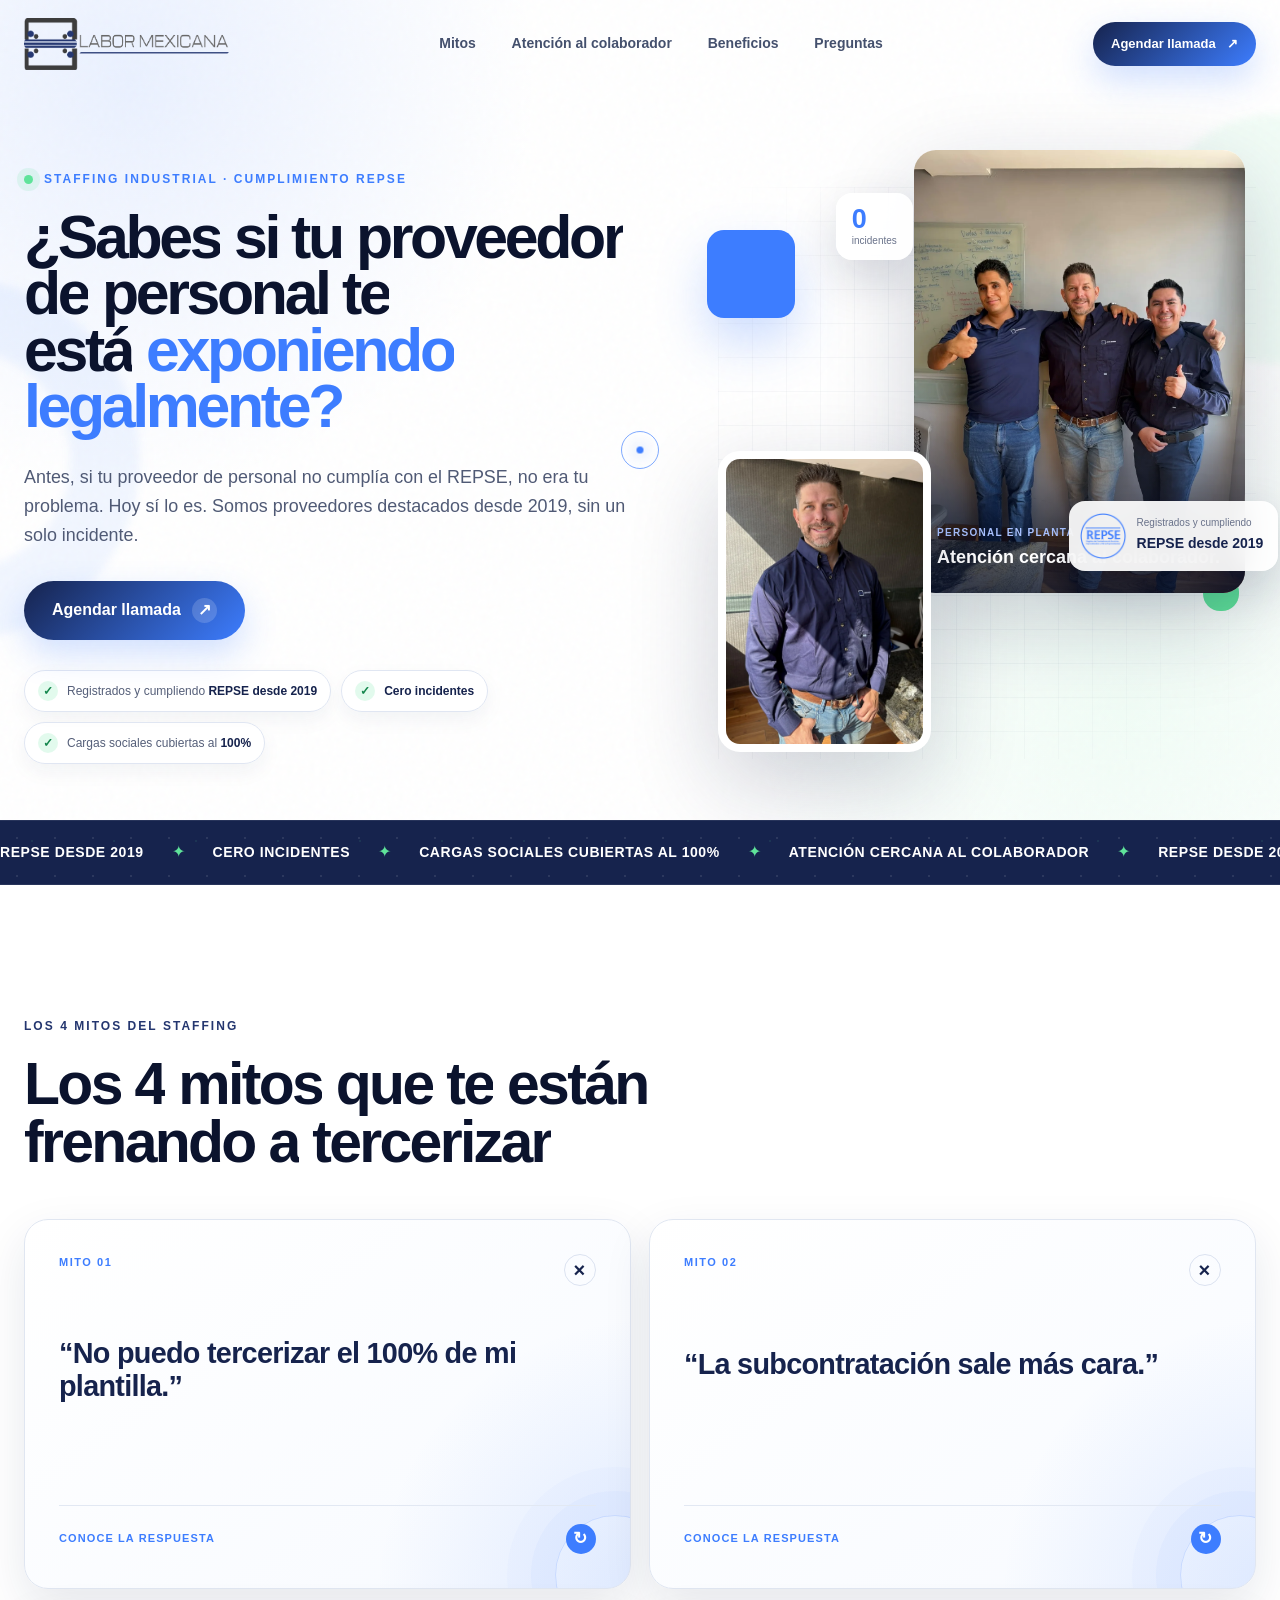
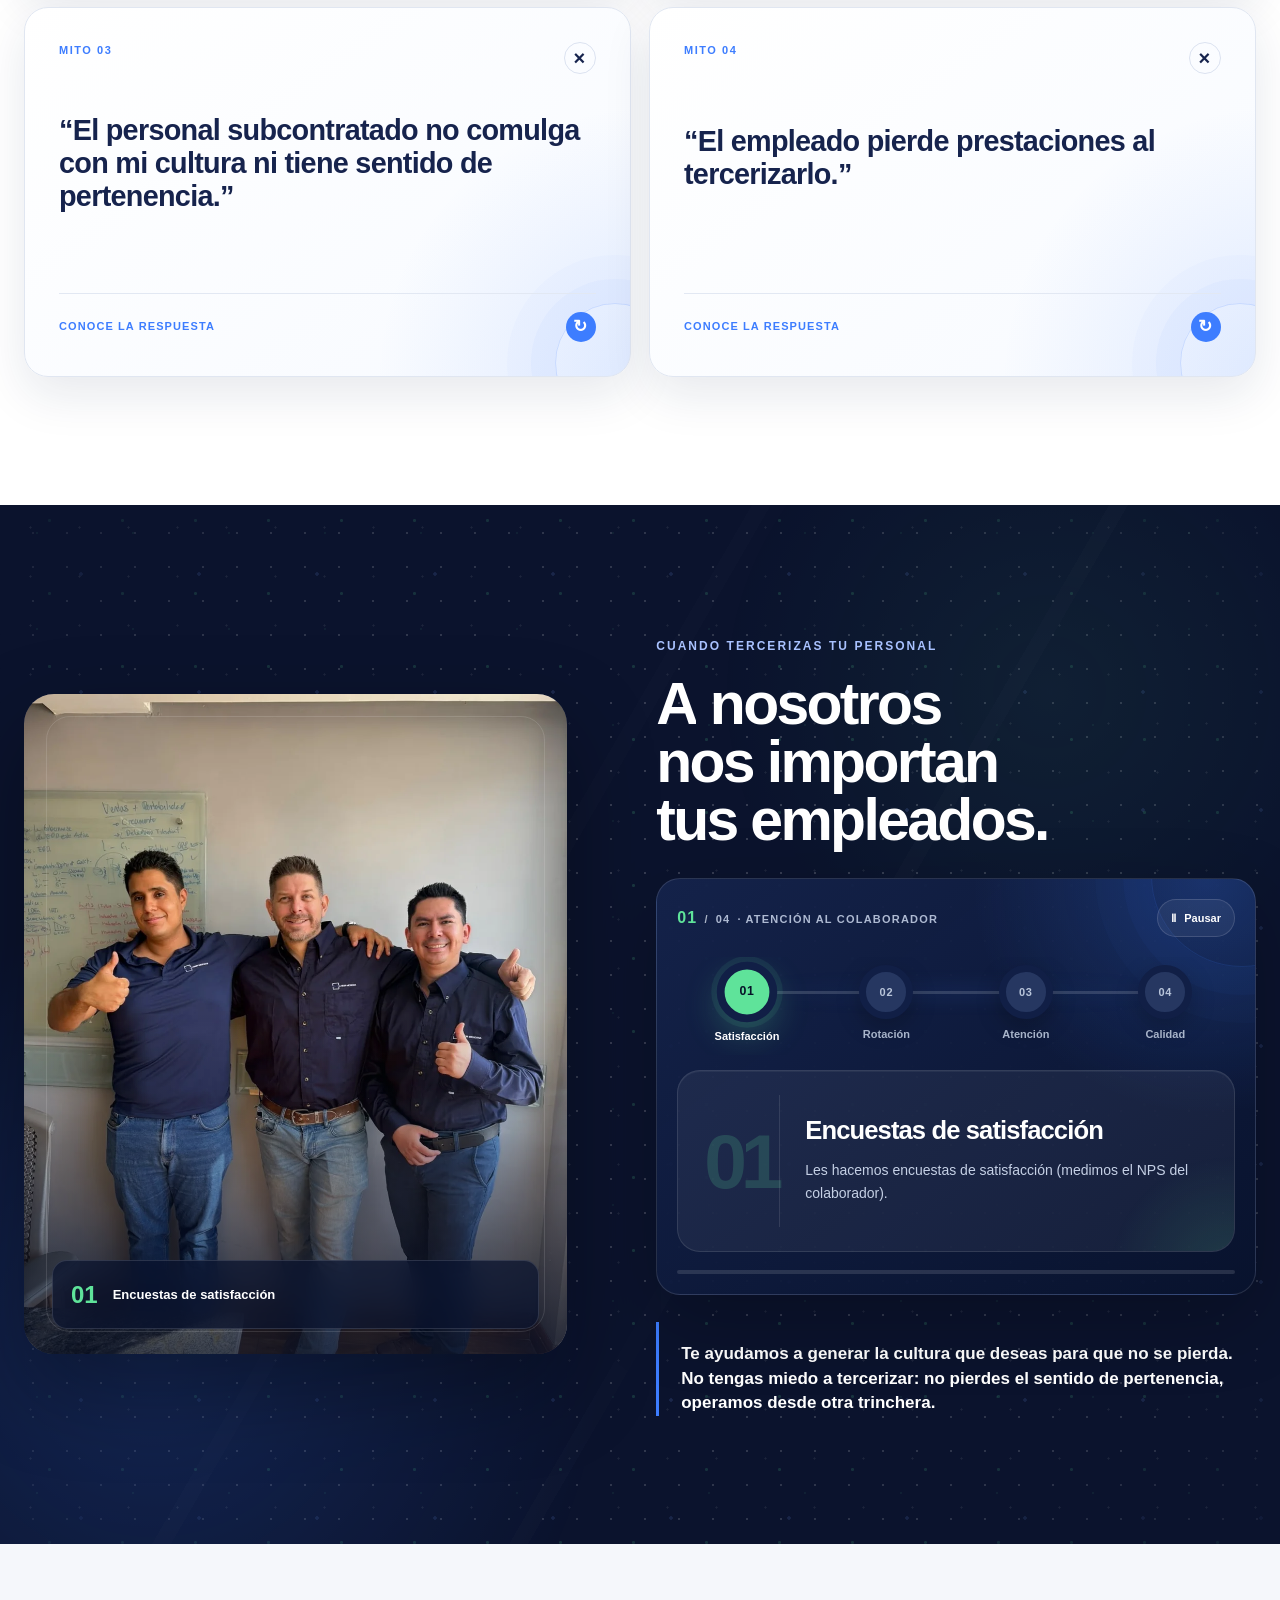
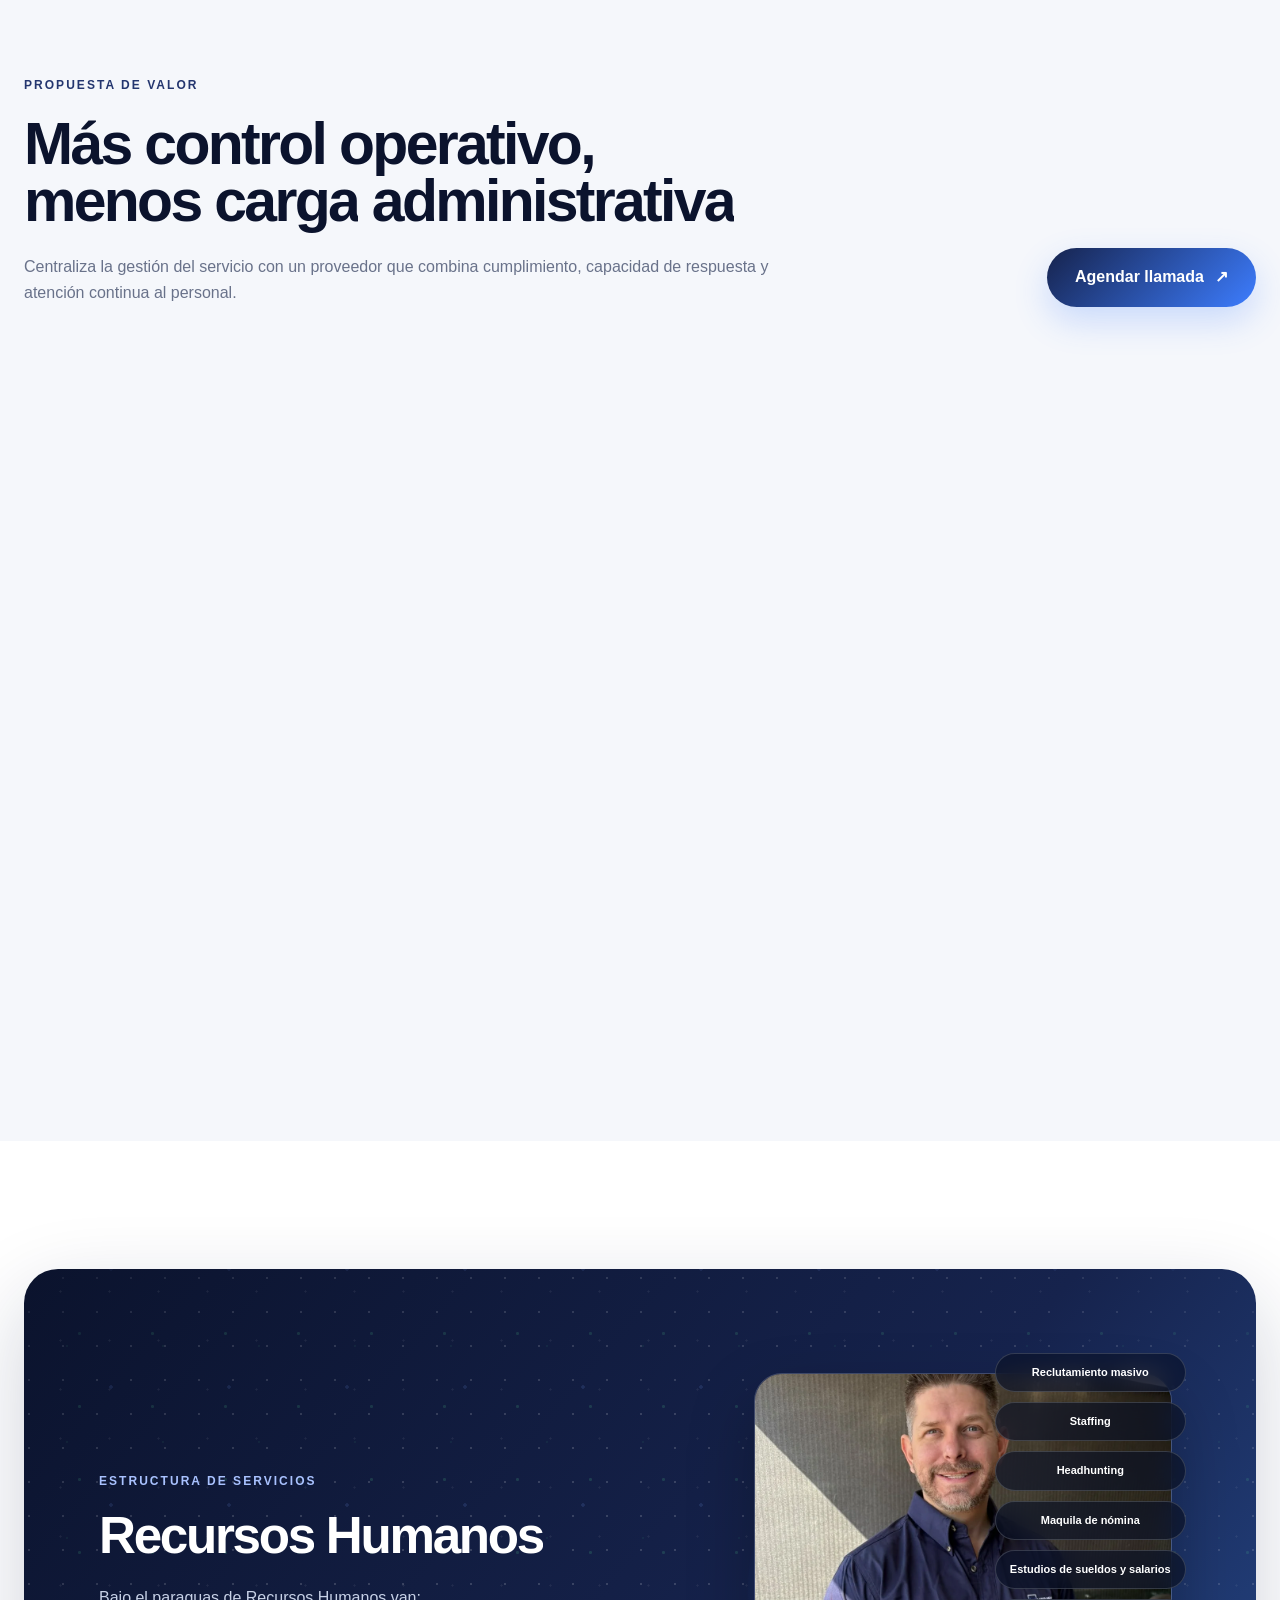
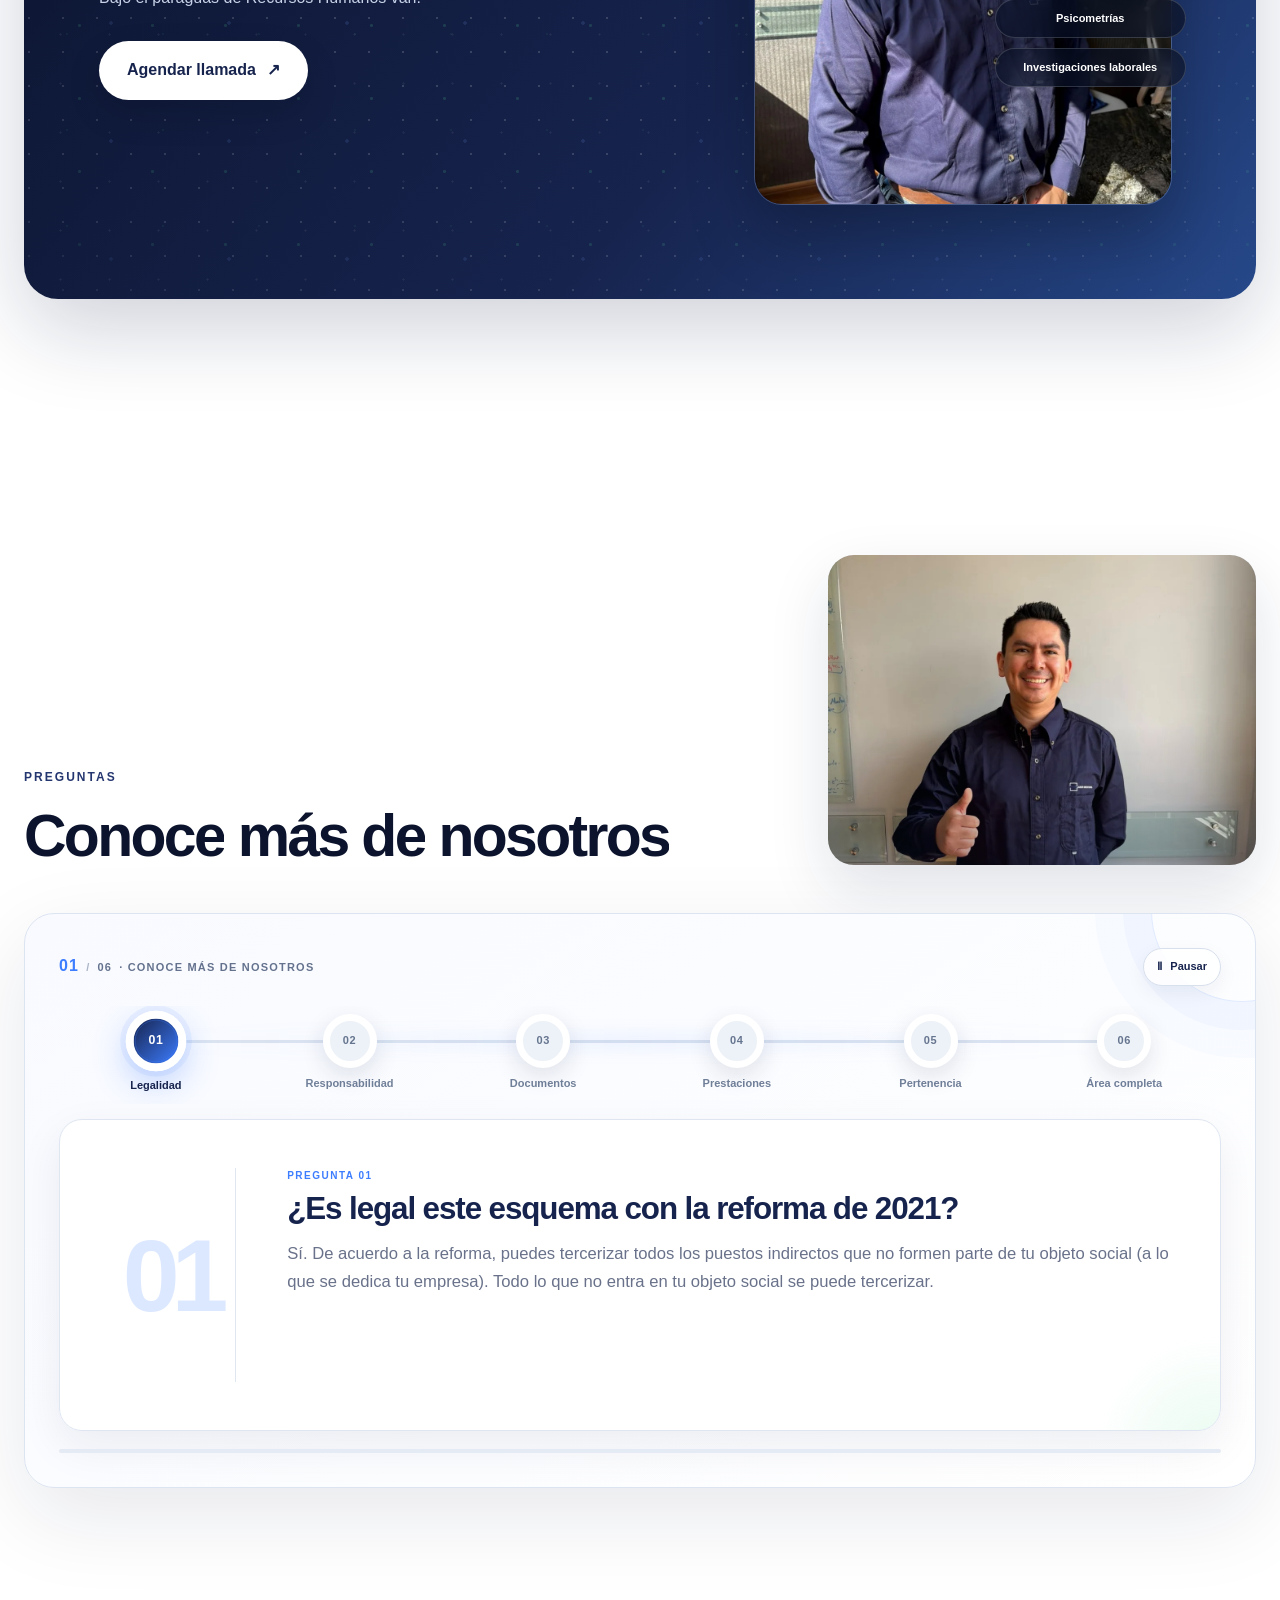
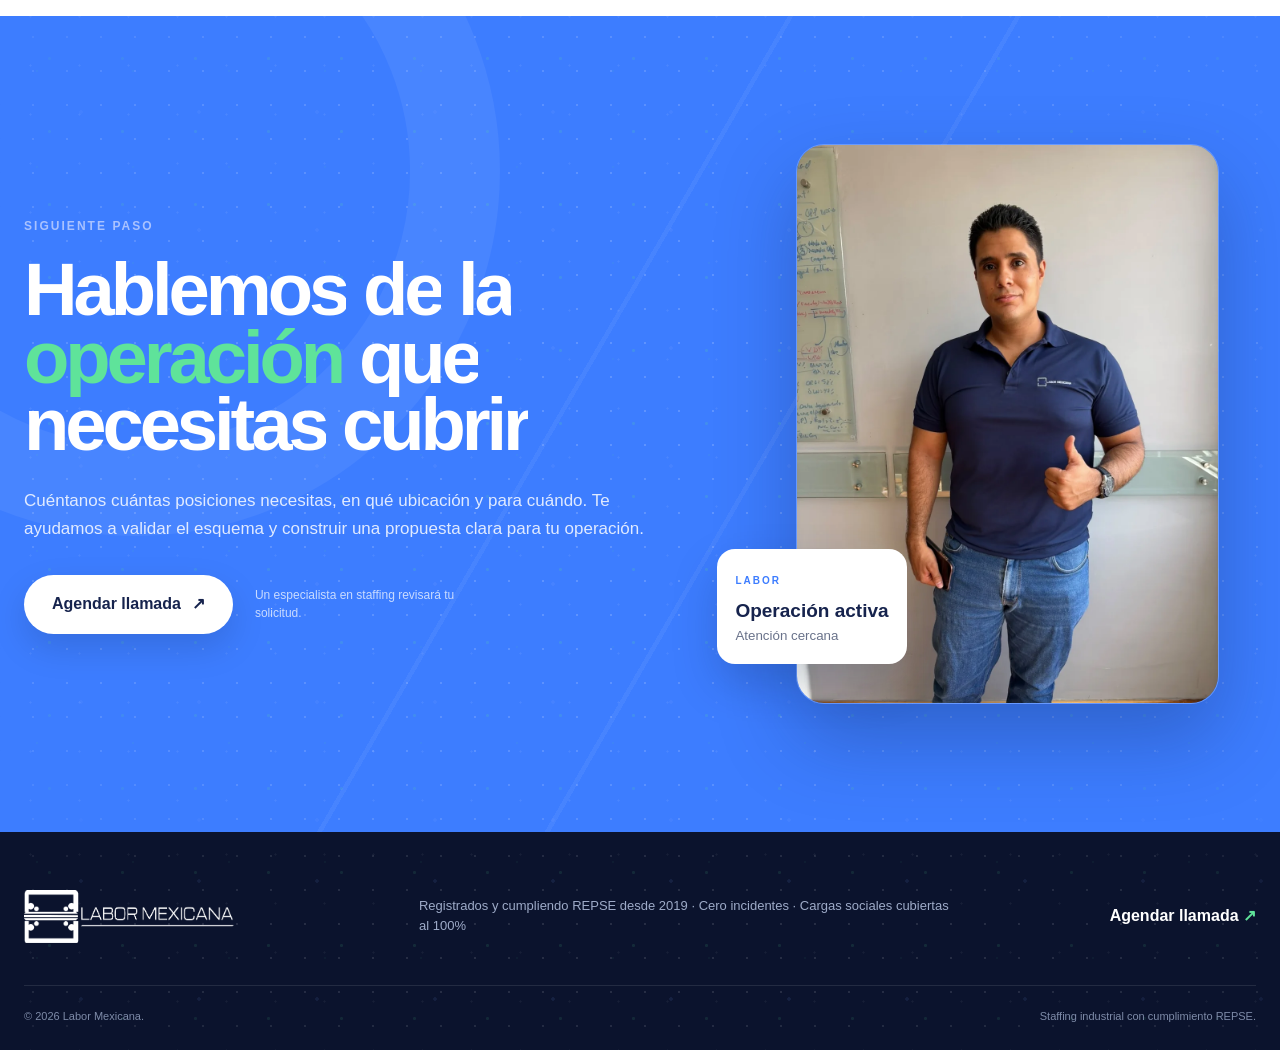
<file: index.html>
<!doctype html>
<html lang="es">
<head>
  <meta charset="utf-8">
  <meta name="viewport" content="width=device-width, initial-scale=1">
  <title>Staffing con cumplimiento REPSE | Labor Mexicana</title>
  <meta name="description" content="Conoce si tu proveedor de personal cumple con REPSE y evita que su incumplimiento se convierta en un riesgo para tu empresa.">
  <meta name="theme-color" content="#16234d">
  <meta property="og:type" content="website">
  <meta property="og:title" content="Staffing con cumplimiento REPSE | Labor Mexicana">
  <meta property="og:description" content="¿Sabes si tu proveedor de personal te está exponiendo legalmente? Conoce el enfoque de Labor Mexicana.">
  <meta property="og:image" content="assets/images/hero-team.webp">
  <link rel="icon" href="assets/images/favicon.png">
  <link rel="preload" href="assets/images/hero-team.webp" as="image" type="image/webp">
  <link rel="stylesheet" href="assets/css/styles.css">
  <script src="assets/js/config.js" defer></script>
  <script src="assets/js/main.js" defer></script>
</head>
<body>
  <a class="skip-link" href="#contenido">Saltar al contenido</a>
  <div class="scroll-progress" aria-hidden="true"><span data-scroll-progress></span></div>
  <div class="cursor-dot" aria-hidden="true"></div>
  <div class="cursor-ring" aria-hidden="true"></div>

  <header class="site-header" data-header>
    <div class="container header-inner">
      <a class="brand" href="#inicio" aria-label="Labor Mexicana, inicio">
        <img src="assets/images/logo-color.png" alt="Labor Mexicana" width="220" height="56">
      </a>
      <nav class="desktop-nav" aria-label="Navegación principal">
        <a href="#mitos">Mitos</a>
        <a href="#diferenciador">Atención al colaborador</a>
        <a href="#beneficios">Beneficios</a>
        <a href="#preguntas">Preguntas</a>
      </nav>
      <button class="btn btn-primary btn-small magnetic" type="button" data-open-modal>
        Agendar llamada
        <span aria-hidden="true">↗</span>
      </button>
      <button class="menu-toggle" type="button" aria-expanded="false" aria-controls="mobile-menu" data-menu-toggle>
        <span></span><span></span><span></span><span class="sr-only">Abrir menú</span>
      </button>
    </div>
    <div class="mobile-menu" id="mobile-menu" data-mobile-menu>
      <a href="#mitos">Mitos</a>
      <a href="#diferenciador">Atención al colaborador</a>
      <a href="#beneficios">Beneficios</a>
      <a href="#preguntas">Preguntas</a>
      <button class="btn btn-primary" type="button" data-open-modal>Agendar llamada</button>
    </div>
  </header>

  <main id="contenido">
    <section class="hero" id="inicio" aria-labelledby="hero-title">
      <div class="hero-noise" aria-hidden="true"></div>
      <div class="hero-orb hero-orb-a" aria-hidden="true" data-parallax="0.05"></div>
      <div class="hero-orb hero-orb-b" aria-hidden="true" data-parallax="-0.03"></div>
      <div class="container hero-grid">
        <div class="hero-copy">
          <p class="eyebrow reveal" data-delay="0">
            <span class="status-dot" aria-hidden="true"></span>
            Staffing industrial · Cumplimiento REPSE
          </p>
          <h1 id="hero-title" class="hero-title split-title kinetic-title" data-split>
            ¿Sabes si tu proveedor de personal te está <span class="title-accent">exponiendo legalmente?</span>
          </h1>
          <p class="hero-lead reveal" data-delay="140">
            Antes, si tu proveedor de personal no cumplía con el REPSE, no era tu problema. Hoy sí lo es. Somos proveedores destacados desde 2019, sin un solo incidente.
          </p>
          <div class="hero-actions reveal" data-delay="220">
            <button class="btn btn-primary btn-large magnetic" type="button" data-open-modal>
              Agendar llamada
              <span class="btn-icon" aria-hidden="true">↗</span>
            </button>
          </div>
          <div class="proof-row reveal" data-delay="300" aria-label="Pruebas de confianza">
            <div class="proof-chip">
              <span class="proof-icon" aria-hidden="true">✓</span>
              <span>Registrados y cumpliendo <strong>REPSE desde 2019</strong></span>
            </div>
            <div class="proof-chip">
              <span class="proof-icon" aria-hidden="true">✓</span>
              <span><strong>Cero incidentes</strong></span>
            </div>
            <div class="proof-chip">
              <span class="proof-icon" aria-hidden="true">✓</span>
              <span>Cargas sociales cubiertas al <strong>100%</strong></span>
            </div>
          </div>
        </div>

        <div class="hero-visual" data-hero-visual aria-label="Equipo de Labor Mexicana">
          <div class="visual-grid" aria-hidden="true"></div>
          <div class="shape-square shape-square-one" aria-hidden="true"></div>
          <div class="shape-square shape-square-two" aria-hidden="true"></div>

          <figure class="photo-card photo-main tilt-card reveal" data-delay="120" data-tilt>
            <img src="assets/images/hero-team.webp" alt="Equipo de Labor Mexicana con uniforme corporativo" width="1050" height="1400" fetchpriority="high">
            <figcaption>
              <span class="caption-kicker">Personal en planta</span>
              <strong>Atención cercana al colaborador.</strong>
            </figcaption>
          </figure>

          <figure class="photo-card photo-secondary tilt-card reveal" data-delay="260" data-tilt>
            <img src="assets/images/hero-lead.webp" alt="Especialista de Labor Mexicana con uniforme corporativo" width="1050" height="1400" loading="eager">
          </figure>

          <div class="floating-proof proof-repse reveal" data-delay="360">
            <img src="assets/images/repse-blue.webp" alt="Logotipo REPSE" width="52" height="52">
            <div>
              <span>Registrados y cumpliendo</span>
              <strong>REPSE desde 2019</strong>
            </div>
          </div>

          <div class="floating-proof proof-experience reveal" data-delay="430">
            <span class="floating-number">0</span>
            <span>incidentes</span>
          </div>
        </div>
      </div>
    </section>

    <section class="microproof-strip" aria-label="Resultados del servicio">
      <div class="marquee" data-marquee>
        <div class="marquee-track">
          <span>REPSE desde 2019</span><i>✦</i>
          <span>Cero incidentes</span><i>✦</i>
          <span>Cargas sociales cubiertas al 100%</span><i>✦</i>
          <span>Atención cercana al colaborador</span><i>✦</i>
          <span>REPSE desde 2019</span><i>✦</i>
          <span>Cero incidentes</span><i>✦</i>
          <span>Cargas sociales cubiertas al 100%</span><i>✦</i>
          <span>Atención cercana al colaborador</span><i>✦</i>
        </div>
      </div>
    </section>

    <section class="section myths" id="mitos" aria-labelledby="myths-title">
      <div class="container">
        <div class="section-head section-head-wide">
          <div>
            <p class="eyebrow dark reveal">Los 4 mitos del Staffing</p>
            <h2 id="myths-title" class="section-title split-title" data-split>Los 4 mitos que te están frenando a tercerizar</h2>
          </div>
        </div>

        <div class="myths-grid">
          <article class="myth-card flip-card reveal" data-flip-card tabindex="0" role="button" aria-pressed="false" aria-label="Mito 1. Activa la tarjeta para conocer la respuesta.">
            <div class="flip-card-inner">
              <div class="flip-card-face flip-card-front">
                <div class="myth-top"><span>MITO 01</span><span class="myth-symbol">×</span></div>
                <h3>“No puedo tercerizar el 100% de mi plantilla.”</h3>
                <span class="flip-hint">Conoce la respuesta <i aria-hidden="true">↻</i></span>
              </div>
              <div class="flip-card-face flip-card-back">
                <div class="myth-top myth-top-back"><span>RESPUESTA</span><span class="myth-check">✓</span></div>
                <p>Y es cierto: no puedes tercerizar producción. Pero sí puedes tercerizar todos los departamentos indirectos (calidad, mantenimiento, logística, administración) bajo el lineamiento REPSE de servicios especializados.</p>
                <div class="myth-reality-detail"><span></span>REALIDAD</div>
              </div>
            </div>
          </article>
          <article class="myth-card flip-card reveal" data-delay="90" data-flip-card tabindex="0" role="button" aria-pressed="false" aria-label="Mito 2. Activa la tarjeta para conocer la respuesta.">
            <div class="flip-card-inner">
              <div class="flip-card-face flip-card-front">
                <div class="myth-top"><span>MITO 02</span><span class="myth-symbol">×</span></div>
                <h3>“La subcontratación sale más cara.”</h3>
                <span class="flip-hint">Conoce la respuesta <i aria-hidden="true">↻</i></span>
              </div>
              <div class="flip-card-face flip-card-back">
                <div class="myth-top myth-top-back"><span>RESPUESTA</span><span class="myth-check">✓</span></div>
                <p>Solo si la ves por hora. Cuando sumas el costo de la rotación, el reclutamiento, la administración y el riesgo legal que dejas de cargar, el costo total baja.</p>
                <div class="myth-reality-detail"><span></span>REALIDAD</div>
              </div>
            </div>
          </article>
          <article class="myth-card flip-card reveal" data-delay="160" data-flip-card tabindex="0" role="button" aria-pressed="false" aria-label="Mito 3. Activa la tarjeta para conocer la respuesta.">
            <div class="flip-card-inner">
              <div class="flip-card-face flip-card-front">
                <div class="myth-top"><span>MITO 03</span><span class="myth-symbol">×</span></div>
                <h3>“El personal subcontratado no comulga con mi cultura ni tiene sentido de pertenencia.”</h3>
                <span class="flip-hint">Conoce la respuesta <i aria-hidden="true">↻</i></span>
              </div>
              <div class="flip-card-face flip-card-back">
                <div class="myth-top myth-top-back"><span>RESPUESTA</span><span class="myth-check">✓</span></div>
                <p>Al contrario: nuestro personal aspira fuertemente a quedarse con la plaza, y nosotros cuidamos su experiencia para que se ponga la camiseta. No pierdes pertenencia: operamos desde otra trinchera.</p>
                <div class="myth-reality-detail"><span></span>REALIDAD</div>
              </div>
            </div>
          </article>
          <article class="myth-card flip-card reveal" data-delay="230" data-flip-card tabindex="0" role="button" aria-pressed="false" aria-label="Mito 4. Activa la tarjeta para conocer la respuesta.">
            <div class="flip-card-inner">
              <div class="flip-card-face flip-card-front">
                <div class="myth-top"><span>MITO 04</span><span class="myth-symbol">×</span></div>
                <h3>“El empleado pierde prestaciones al tercerizarlo.”</h3>
                <span class="flip-hint">Conoce la respuesta <i aria-hidden="true">↻</i></span>
              </div>
              <div class="flip-card-face flip-card-back">
                <div class="myth-top myth-top-back"><span>RESPUESTA</span><span class="myth-check">✓</span></div>
                <p>Falso. El empleado conserva todas sus prestaciones de ley. Además, nosotros absorbemos el riesgo de rotación, de mal desempeño y de desvinculación.</p>
                <div class="myth-reality-detail"><span></span>REALIDAD</div>
              </div>
            </div>
          </article>
        </div>
      </div>
    </section>

    <section class="section people particle-surface" id="diferenciador" aria-labelledby="people-title">
      <div class="particle-layer" aria-hidden="true"></div>
      <div class="people-bg" aria-hidden="true"></div>
      <div class="container people-grid">
        <div class="people-visual reveal">
          <div class="people-frame people-frame-photo">
            <img class="people-team-photo" src="assets/images/hero-team.webp" alt="Equipo de Labor Mexicana con uniforme corporativo" width="1050" height="1400" loading="lazy">
            <div class="people-badge" aria-live="polite">
              <span data-auto-badge-number>01</span>
              <strong data-auto-badge-text>Encuestas de satisfacción</strong>
            </div>
          </div>
        </div>
        <div class="people-copy">
          <p class="eyebrow light reveal">Cuando tercerizas tu personal</p>
          <h2 id="people-title" class="section-title light split-title" data-split>A nosotros nos importan tus empleados.</h2>

          <div class="auto-timeline auto-timeline-dark people-auto-timeline reveal" data-auto-timeline data-interval="1800">
            <div class="auto-timeline-meta">
              <span class="auto-timeline-status"><b data-auto-current>01</b><i>/</i><span>04</span> · Atención al colaborador</span>
              <button class="auto-timeline-toggle" type="button" data-auto-toggle aria-label="Pausar línea de tiempo automática" aria-pressed="false">
                <span data-auto-toggle-icon aria-hidden="true">Ⅱ</span>
                <span data-auto-toggle-label>Pausar</span>
              </button>
            </div>
            <div class="auto-timeline-nav-scroll" data-auto-nav-scroll>
              <div class="auto-timeline-nav" role="tablist" aria-label="Diferenciadores de atención al colaborador" style="--timeline-count: 4">
                <div class="auto-timeline-line" aria-hidden="true"><span data-auto-fill></span></div>
                <button class="auto-timeline-marker is-active" type="button" role="tab" id="people-tab-1" aria-selected="true" aria-controls="people-panel-1" data-auto-marker data-badge="Encuestas de satisfacción"><span class="auto-timeline-dot">01</span><span class="auto-timeline-label">Satisfacción</span></button>
                <button class="auto-timeline-marker" type="button" role="tab" id="people-tab-2" aria-selected="false" aria-controls="people-panel-2" data-auto-marker data-badge="Rotación activa"><span class="auto-timeline-dot">02</span><span class="auto-timeline-label">Rotación</span></button>
                <button class="auto-timeline-marker" type="button" role="tab" id="people-tab-3" aria-selected="false" aria-controls="people-panel-3" data-auto-marker data-badge="Atención al colaborador"><span class="auto-timeline-dot">03</span><span class="auto-timeline-label">Atención</span></button>
                <button class="auto-timeline-marker" type="button" role="tab" id="people-tab-4" aria-selected="false" aria-controls="people-panel-4" data-auto-marker data-badge="Calidad de las personas"><span class="auto-timeline-dot">04</span><span class="auto-timeline-label">Calidad</span></button>
              </div>
            </div>
            <div class="auto-timeline-stage people-timeline-stage">
              <article class="auto-timeline-panel is-active" role="tabpanel" id="people-panel-1" aria-labelledby="people-tab-1" data-auto-panel>
                <span class="auto-panel-number">01</span><div><h3>Encuestas de satisfacción</h3><p>Les hacemos encuestas de satisfacción (medimos el NPS del colaborador).</p></div>
              </article>
              <article class="auto-timeline-panel" role="tabpanel" id="people-panel-2" aria-labelledby="people-tab-2" aria-hidden="true" data-auto-panel>
                <span class="auto-panel-number">02</span><div><h3>Rotación activa</h3><p>Monitoreamos y atacamos la rotación de forma activa.</p></div>
              </article>
              <article class="auto-timeline-panel" role="tabpanel" id="people-panel-3" aria-labelledby="people-tab-3" aria-hidden="true" data-auto-panel>
                <span class="auto-panel-number">03</span><div><h3>Atención al colaborador</h3><p>La atención al colaborador es nuestra ventaja competitiva.</p></div>
              </article>
              <article class="auto-timeline-panel" role="tabpanel" id="people-panel-4" aria-labelledby="people-tab-4" aria-hidden="true" data-auto-panel>
                <span class="auto-panel-number">04</span><div><h3>Calidad de las personas</h3><p>Buscamos mejorar la calidad de las personas dentro de la empresa del cliente.</p></div>
              </article>
            </div>
            <div class="auto-timeline-cycle" aria-hidden="true"><span data-auto-cycle></span></div>
          </div>

          <blockquote class="people-quote reveal">Te ayudamos a generar la cultura que deseas para que no se pierda. No tengas miedo a tercerizar: no pierdes el sentido de pertenencia, operamos desde otra trinchera.</blockquote>
        </div>
      </div>
    </section>

    <section class="section benefits" id="beneficios" aria-labelledby="benefits-title">
      <div class="container">
        <div class="timeline-section-head benefits-head">
          <div>
            <p class="eyebrow dark reveal">Propuesta de valor</p>
            <h2 id="benefits-title" class="section-title split-title" data-split>Más control operativo, menos carga administrativa</h2>
            <p class="section-intro reveal">Centraliza la gestión del servicio con un proveedor que combina cumplimiento, capacidad de respuesta y atención continua al personal.</p>
          </div>
          <button class="btn btn-primary btn-large magnetic reveal" type="button" data-open-modal>Agendar llamada <span aria-hidden="true">↗</span></button>
        </div>

        <div class="auto-timeline benefits-auto-timeline reveal" data-auto-timeline data-interval="2000">
          <div class="auto-timeline-meta">
            <span class="auto-timeline-status"><b data-auto-current>01</b><i>/</i><span>04</span> · Resultados del servicio</span>
            <div class="auto-timeline-meta-right">
              <button class="auto-timeline-toggle" type="button" data-auto-toggle aria-label="Pausar línea de tiempo automática" aria-pressed="false">
                <span data-auto-toggle-icon aria-hidden="true">Ⅱ</span><span data-auto-toggle-label>Pausar</span>
              </button>
            </div>
          </div>
          <div class="auto-timeline-nav-scroll" data-auto-nav-scroll>
            <div class="auto-timeline-nav" role="tablist" aria-label="Beneficios del servicio" style="--timeline-count: 4">
              <div class="auto-timeline-line" aria-hidden="true"><span data-auto-fill></span></div>
              <button class="auto-timeline-marker is-active" type="button" role="tab" id="benefit-tab-1" aria-selected="true" aria-controls="benefit-panel-1" data-auto-marker><span class="auto-timeline-dot">01</span><span class="auto-timeline-label">Carga social</span></button>
              <button class="auto-timeline-marker" type="button" role="tab" id="benefit-tab-2" aria-selected="false" aria-controls="benefit-panel-2" data-auto-marker><span class="auto-timeline-dot">02</span><span class="auto-timeline-label">Continuidad</span></button>
              <button class="auto-timeline-marker" type="button" role="tab" id="benefit-tab-3" aria-selected="false" aria-controls="benefit-panel-3" data-auto-marker><span class="auto-timeline-dot">03</span><span class="auto-timeline-label">Administración</span></button>
              <button class="auto-timeline-marker" type="button" role="tab" id="benefit-tab-4" aria-selected="false" aria-controls="benefit-panel-4" data-auto-marker><span class="auto-timeline-dot">04</span><span class="auto-timeline-label">Colaborador</span></button>
            </div>
          </div>
          <div class="auto-timeline-stage benefit-timeline-stage">
            <article class="auto-timeline-panel is-active" role="tabpanel" id="benefit-panel-1" aria-labelledby="benefit-tab-1" data-auto-panel>
              <span class="auto-panel-number">01</span><div><span class="auto-panel-kicker">BENEFICIO 01</span><h3>Carga social</h3><p>Se refiere a IMSS / INFONAVIT, no a la carga legal completa.</p></div>
            </article>
            <article class="auto-timeline-panel" role="tabpanel" id="benefit-panel-2" aria-labelledby="benefit-tab-2" aria-hidden="true" data-auto-panel>
              <span class="auto-panel-number">02</span><div><span class="auto-panel-kicker">BENEFICIO 02</span><h3>Continuidad operativa</h3><p>Damos seguimiento a vacantes, incidencias y rotación para evitar que la falta de personal detenga tus procesos.</p></div>
            </article>
            <article class="auto-timeline-panel" role="tabpanel" id="benefit-panel-3" aria-labelledby="benefit-tab-3" aria-hidden="true" data-auto-panel>
              <span class="auto-panel-number">03</span><div><span class="auto-panel-kicker">BENEFICIO 03</span><h3>Administración integral</h3><p>Nos encargamos del reclutamiento, la gestión laboral y el seguimiento del equipo asignado.</p></div>
            </article>
            <article class="auto-timeline-panel" role="tabpanel" id="benefit-panel-4" aria-labelledby="benefit-tab-4" aria-hidden="true" data-auto-panel>
              <span class="auto-panel-number">04</span><div><span class="auto-panel-kicker">BENEFICIO 04</span><h3>Atención al colaborador</h3><p>Escuchamos al personal y atendemos sus necesidades para favorecer su permanencia y desempeño.</p></div>
            </article>
          </div>
          <div class="auto-timeline-cycle" aria-hidden="true"><span data-auto-cycle></span></div>
        </div>

        <aside class="volume-card volume-card-horizontal reveal">
          <div class="volume-number">80<span>+</span></div>
          <div>
            <span>Condición por volumen</span>
            <p><strong>Pagas solo por el personal que tienes; el reclutamiento está incluido.</strong> Aplica en plantillas arriba de 80 personas. La supervisión in-plant y la capacitación incluida también aplican arriba de 80 empleados; fuera de ese umbral son un costo aparte.</p>
          </div>
        </aside>
      </div>
    </section>

    <section class="section process" aria-labelledby="process-title">
      <div class="container process-shell particle-surface">
        <div class="particle-layer" aria-hidden="true"></div>
        <div class="process-copy">
          <p class="eyebrow light reveal">Estructura de servicios</p>
          <h2 id="process-title" class="section-title light split-title" data-split>Recursos Humanos</h2>
          <p class="reveal">Bajo el paraguas de Recursos Humanos van:</p>
          <button class="btn btn-light btn-large magnetic reveal" type="button" data-open-modal>Agendar llamada <span aria-hidden="true">↗</span></button>
        </div>
        <div class="process-visual reveal">
          <div class="process-photo">
            <img src="assets/images/hero-lead.webp" alt="Especialista de Labor Mexicana con uniforme corporativo" width="1050" height="1400" loading="lazy">
          </div>
          <div class="process-tags process-tags-services" aria-label="Servicios de Recursos Humanos">
            <span>Reclutamiento masivo</span><span>Staffing</span><span>Headhunting</span><span>Maquila de nómina</span><span>Estudios de sueldos y salarios</span><span>Psicometrías</span><span>Investigaciones laborales</span>
          </div>
        </div>
      </div>
    </section>

    <section class="section faq faq-timeline-section" id="preguntas" aria-labelledby="faq-title">
      <div class="container">
        <div class="faq-timeline-head">
          <div>
            <p class="eyebrow dark reveal">Preguntas</p>
            <h2 id="faq-title" class="section-title split-title" data-split>Conoce más de nosotros</h2>
          </div>
          <figure class="faq-team-photo reveal">
            <img src="assets/images/hero-specialist.webp" alt="Integrante del equipo de Labor Mexicana" width="1050" height="1400" loading="lazy">
          </figure>
        </div>

        <div class="auto-timeline faq-auto-timeline reveal" data-auto-timeline data-interval="2600">
          <div class="auto-timeline-meta">
            <span class="auto-timeline-status"><b data-auto-current>01</b><i>/</i><span>06</span> · Conoce más de nosotros</span>
            <div class="auto-timeline-meta-right">
              <button class="auto-timeline-toggle" type="button" data-auto-toggle aria-label="Pausar línea de tiempo automática" aria-pressed="false">
                <span data-auto-toggle-icon aria-hidden="true">Ⅱ</span><span data-auto-toggle-label>Pausar</span>
              </button>
            </div>
          </div>
          <div class="auto-timeline-nav-scroll" data-auto-nav-scroll>
            <div class="auto-timeline-nav" role="tablist" aria-label="Conoce más de nosotros" style="--timeline-count: 6">
              <div class="auto-timeline-line" aria-hidden="true"><span data-auto-fill></span></div>
              <button class="auto-timeline-marker is-active" type="button" role="tab" id="faq-tab-1" aria-selected="true" aria-controls="faq-panel-1" data-auto-marker><span class="auto-timeline-dot">01</span><span class="auto-timeline-label">Legalidad</span></button>
              <button class="auto-timeline-marker" type="button" role="tab" id="faq-tab-2" aria-selected="false" aria-controls="faq-panel-2" data-auto-marker><span class="auto-timeline-dot">02</span><span class="auto-timeline-label">Responsabilidad</span></button>
              <button class="auto-timeline-marker" type="button" role="tab" id="faq-tab-3" aria-selected="false" aria-controls="faq-panel-3" data-auto-marker><span class="auto-timeline-dot">03</span><span class="auto-timeline-label">Documentos</span></button>
              <button class="auto-timeline-marker" type="button" role="tab" id="faq-tab-4" aria-selected="false" aria-controls="faq-panel-4" data-auto-marker><span class="auto-timeline-dot">04</span><span class="auto-timeline-label">Prestaciones</span></button>
              <button class="auto-timeline-marker" type="button" role="tab" id="faq-tab-5" aria-selected="false" aria-controls="faq-panel-5" data-auto-marker><span class="auto-timeline-dot">05</span><span class="auto-timeline-label">Pertenencia</span></button>
              <button class="auto-timeline-marker" type="button" role="tab" id="faq-tab-6" aria-selected="false" aria-controls="faq-panel-6" data-auto-marker><span class="auto-timeline-dot">06</span><span class="auto-timeline-label">Área completa</span></button>
            </div>
          </div>
          <div class="auto-timeline-stage faq-timeline-stage">
            <article class="auto-timeline-panel is-active" role="tabpanel" id="faq-panel-1" aria-labelledby="faq-tab-1" data-auto-panel>
              <span class="auto-panel-number">01</span><div><span class="auto-panel-kicker">PREGUNTA 01</span><h3>¿Es legal este esquema con la reforma de 2021?</h3><p>Sí. De acuerdo a la reforma, puedes tercerizar todos los puestos indirectos que no formen parte de tu objeto social (a lo que se dedica tu empresa). Todo lo que no entra en tu objeto social se puede tercerizar.</p></div>
            </article>
            <article class="auto-timeline-panel" role="tabpanel" id="faq-panel-2" aria-labelledby="faq-tab-2" aria-hidden="true" data-auto-panel>
              <span class="auto-panel-number">02</span><div><span class="auto-panel-kicker">PREGUNTA 02</span><h3>¿Tengo responsabilidad solidaria como empresa?</h3><p>Si tu proveedor incumple, sí. La responsabilidad solidaria se activa cuando el proveedor no paga salarios, prestaciones o seguridad social del personal que usó en tu servicio; entonces la autoridad o los trabajadores pueden cobrarte a ti directamente, e incluso pierdes la deducción del gasto y el acreditamiento del IVA. Por eso importa con quién tercerizas: con nosotros, al cumplir el 100% de los requisitos, tú quedas protegido.</p></div>
            </article>
            <article class="auto-timeline-panel" role="tabpanel" id="faq-panel-3" aria-labelledby="faq-tab-3" aria-hidden="true" data-auto-panel>
              <span class="auto-panel-number">03</span><div><span class="auto-panel-kicker">PREGUNTA 03</span><h3>¿Qué documentos debo pedirle a mi proveedor?</h3><p>Registro REPSE vigente, comprobantes mensuales de pago de IMSS e INFONAVIT, y contrato por escrito que detalle el servicio y el número de trabajadores. Nosotros te entregamos todo ese expediente sin que tengas que perseguirlo.</p></div>
            </article>
            <article class="auto-timeline-panel" role="tabpanel" id="faq-panel-4" aria-labelledby="faq-tab-4" aria-hidden="true" data-auto-panel>
              <span class="auto-panel-number">04</span><div><span class="auto-panel-kicker">PREGUNTA 04</span><h3>¿Mi personal pierde prestaciones?</h3><p>No. El personal conserva todas sus prestaciones de ley.</p></div>
            </article>
            <article class="auto-timeline-panel" role="tabpanel" id="faq-panel-5" aria-labelledby="faq-tab-5" aria-hidden="true" data-auto-panel>
              <span class="auto-panel-number">05</span><div><span class="auto-panel-kicker">PREGUNTA 05</span><h3>¿Cómo logran el sentido de pertenencia del personal?</h3><p>Con encuestas de clima laboral de forma diaria y semanal, y atención cercana al colaborador. Medimos su satisfacción para que se quede y rinda.</p></div>
            </article>
            <article class="auto-timeline-panel" role="tabpanel" id="faq-panel-6" aria-labelledby="faq-tab-6" aria-hidden="true" data-auto-panel>
              <span class="auto-panel-number">06</span><div><span class="auto-panel-kicker">PREGUNTA 06</span><h3>¿Puedo tercerizar un área completa con servicios extra?</h3><p>Sí. Además del personal, integramos lo que necesites: uniformes, exámenes médicos, antidoping, reportes, etc. Un solo proveedor para todo.</p></div>
            </article>
          </div>
          <div class="auto-timeline-cycle" aria-hidden="true"><span data-auto-cycle></span></div>
        </div>
      </div>
    </section>

    <section class="closing particle-surface" aria-labelledby="closing-title">
      <div class="particle-layer" aria-hidden="true"></div>
      <div class="closing-lines" aria-hidden="true"></div>
      <div class="container closing-grid">
        <div class="closing-copy">
          <p class="eyebrow light reveal">Siguiente paso</p>
          <h2 id="closing-title" class="closing-title split-title kinetic-title kinetic-title-light" data-split>Hablemos de la <span class="title-accent title-accent-light">operación</span> que necesitas cubrir</h2>
          <p class="closing-lead reveal">Cuéntanos cuántas posiciones necesitas, en qué ubicación y para cuándo. Te ayudamos a validar el esquema y construir una propuesta clara para tu operación.</p>
          <div class="closing-actions reveal">
            <button class="btn btn-light btn-large magnetic" type="button" data-open-modal>Agendar llamada <span aria-hidden="true">↗</span></button>
            <span>Un especialista en staffing revisará tu solicitud.</span>
          </div>
        </div>
        <div class="closing-collage reveal">
          <div class="closing-photo"><img src="assets/images/hero-operations.webp" alt="Integrante del equipo de Labor Mexicana con uniforme corporativo" width="850" height="1130" loading="lazy"></div>
          <div class="closing-stamp"><span>LABOR</span><strong>Operación activa</strong><small>Atención cercana</small></div>
        </div>
      </div>
    </section>
  </main>

  <footer class="site-footer particle-surface">
    <div class="particle-layer" aria-hidden="true"></div>
    <div class="container footer-grid">
      <a href="#inicio" class="footer-brand"><img src="assets/images/logo-white.png" alt="Labor Mexicana" width="230" height="58"></a>
      <p>Registrados y cumpliendo REPSE desde 2019 · Cero incidentes · Cargas sociales cubiertas al 100%</p>
      <button class="footer-link" type="button" data-open-modal>Agendar llamada <span aria-hidden="true">↗</span></button>
    </div>
    <div class="container footer-bottom">
      <span>© <span data-current-year></span> Labor Mexicana.</span>
      <span>Staffing industrial con cumplimiento REPSE.</span>
    </div>
    <span class="page-end-sentinel" data-page-end-sentinel aria-hidden="true"></span>
  </footer>

  <button class="floating-cta" type="button" data-open-modal aria-label="Agendar llamada">
    <span>Agendar llamada</span><i aria-hidden="true">↗</i>
  </button>

  <div class="modal" data-modal aria-hidden="true">
    <div class="modal-backdrop" data-close-modal></div>
    <section class="modal-dialog" role="dialog" aria-modal="true" aria-labelledby="form-title" tabindex="-1">
      <button class="modal-close" type="button" aria-label="Cerrar formulario" data-close-modal><span></span><span></span></button>
      <div class="modal-side particle-surface">
        <div class="particle-layer" aria-hidden="true"></div>
        <img src="assets/images/logo-white.png" alt="Labor Mexicana" width="220" height="56">
        <div>
          <p class="eyebrow light">Agendar llamada</p>
          <h2>Cuéntanos sobre tu operación.</h2>
          <p>Comparte los datos principales del servicio y un especialista te ayudará a validar el esquema adecuado.</p>
        </div>
        <div class="modal-side-proof">
          <span>✓ Registrados y cumpliendo REPSE desde 2019</span>
          <span>✓ Cero incidentes</span>
          <span>✓ Cargas sociales cubiertas al 100%</span>
        </div>
      </div>
      <div class="modal-form-wrap">
        <div class="form-heading">
          <span class="form-step-label">Paso <strong data-step-current>1</strong> de 2</span>
          <h2 id="form-title">Agendar llamada</h2>
          <div class="form-progress" aria-hidden="true"><span data-form-progress></span></div>
        </div>
        <form id="staffing-form" data-lead-form novalidate>
          <div class="form-step is-active" data-step="1">
            <div class="field-grid two">
              <label class="field"><span>¿Cómo te llamas?</span><input type="text" name="nombre" autocomplete="name" placeholder="Nombre y apellido" required></label>
              <label class="field"><span>¿A qué número te llamamos?</span><input type="tel" name="telefono" autocomplete="tel" placeholder="10 dígitos" inputmode="numeric" pattern="[0-9]{10}" minlength="10" maxlength="10" required></label>
            </div>
            <div class="field-grid two">
              <label class="field"><span>Tu correo corporativo</span><input type="email" name="correo_corporativo" autocomplete="email" placeholder="nombre@empresa.com" required data-corporate-email><small class="field-error" data-email-error></small></label>
              <label class="field"><span>Nombre de tu empresa</span><input type="text" name="empresa" autocomplete="organization" placeholder="Razón social o nombre comercial" required></label>
            </div>
            <fieldset class="field choice-field">
              <legend>¿Cuántas posiciones necesitas tercerizar?</legend>
              <div class="choice-grid positions-grid">
                <label class="choice-option"><input type="radio" name="posiciones" value="Menos de 10" required><span>Menos de 10</span></label>
                <label class="choice-option"><input type="radio" name="posiciones" value="10 a 50"><span>10 a 50</span></label>
                <label class="choice-option"><input type="radio" name="posiciones" value="50 a 200"><span>50 a 200</span></label>
                <label class="choice-option"><input type="radio" name="posiciones" value="Más de 200"><span>Más de 200</span></label>
              </div>
            </fieldset>
            <label class="field"><span>Giro de tu empresa</span><input type="text" name="giro" placeholder="Ej. Automotriz, BPO, Manufactura" required></label>
            <div class="form-actions"><button class="btn btn-primary btn-full" type="button" data-next-step>Continuar <span aria-hidden="true">→</span></button></div>
          </div>

          <div class="form-step" data-step="2" hidden>
            <label class="field"><span>¿Dónde está tu operación?</span><input type="text" name="ubicacion" autocomplete="address-level1" placeholder="Ciudad / Estado / País" required></label>
            <label class="field"><span>Cuéntanos qué necesitas resolver</span><textarea name="necesidad" rows="4" placeholder="Ej. Necesito tercerizar mi equipo de calidad en dos turnos" required></textarea></label>
            <fieldset class="field choice-field">
              <legend>¿El personal ya está contratado o lo tienes que contratar?</legend>
              <div class="choice-grid binary-grid">
                <label class="choice-option"><input type="radio" name="personal_contratado" value="Sí" required><span>Sí</span></label>
                <label class="choice-option"><input type="radio" name="personal_contratado" value="No"><span>No</span></label>
              </div>
            </fieldset>
            <div class="field-grid two">
              <label class="field"><span>¿Cuándo quieres empezar?</span><select name="cuando_empezar" required><option value="">Selecciona una opción</option><option>Hoy o mañana</option><option>1 a 3 meses</option><option>6 meses</option><option>No lo tengo claro</option></select></label>
              <label class="field"><span>Monto de salario mensual (de todas las posiciones)</span><select name="salario_mensual_total" required data-salary-select><option value="">Selecciona una opción</option><option>No lo sé</option><option>Prefiero comentarlo en la llamada</option><option value="Monto aproximado en MXN">Ingresar monto aproximado en MXN</option></select></label>
            </div>
            <label class="field conditional-field" data-salary-amount-field hidden><span>Monto aproximado en MXN</span><input type="number" name="salario_mensual_aproximado" min="0" step="1000" inputmode="decimal" placeholder="Ej. 250000" data-salary-amount></label>
            <label class="consent"><input type="checkbox" name="consentimiento" required><span>Acepto ser contactado para recibir información sobre el servicio solicitado.</span></label>
            <div class="form-status" role="status" aria-live="polite" data-form-status></div>
            <div class="form-actions form-actions-split">
              <button class="btn btn-ghost" type="button" data-prev-step>← Regresar</button>
              <button class="btn btn-primary" type="submit" data-submit-button>Enviar solicitud <span aria-hidden="true">↗</span></button>
            </div>
          </div>
        </form>
      </div>
    </section>
  </div>

  <noscript><div class="noscript">Esta página necesita JavaScript para abrir y enviar el formulario.</div></noscript>
</body>
</html>
</file>
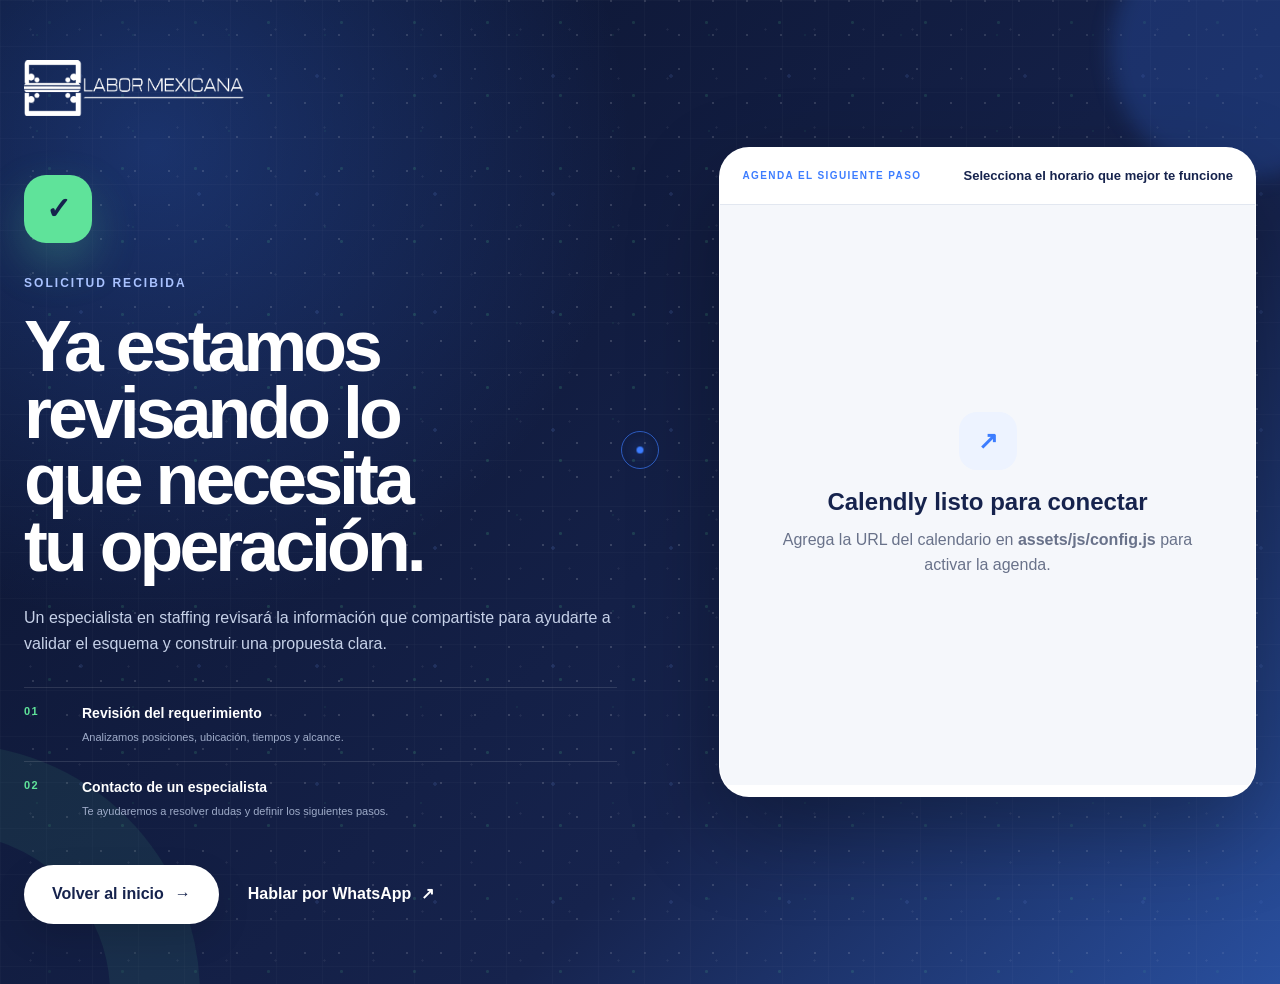
<file: thank-you.html>
<!doctype html>
<html lang="es">
<head>
  <meta charset="utf-8">
  <meta name="viewport" content="width=device-width, initial-scale=1">
  <title>Solicitud recibida | Labor Mexicana</title>
  <meta name="description" content="Recibimos tu solicitud. Un especialista de Labor Mexicana revisará la información de tu operación.">
  <meta name="robots" content="noindex, nofollow">
  <meta name="theme-color" content="#16234d">
  <link rel="icon" href="assets/images/favicon.png">
  <link rel="stylesheet" href="assets/css/styles.css">
  <script src="assets/js/config.js" defer></script>
  <script src="assets/js/main.js" defer></script>
</head>
<body class="thankyou-page">
  <div class="cursor-dot" aria-hidden="true"></div>
  <div class="cursor-ring" aria-hidden="true"></div>
  <main class="thankyou-main particle-surface">
    <div class="particle-layer" aria-hidden="true"></div>
    <div class="thankyou-grid" aria-hidden="true"></div>
    <div class="thankyou-orb thankyou-orb-a" aria-hidden="true"></div>
    <div class="thankyou-orb thankyou-orb-b" aria-hidden="true"></div>
    <div class="container thankyou-shell">
      <div class="thankyou-copy reveal">
        <a href="index.html" class="thankyou-logo" aria-label="Labor Mexicana, volver al inicio">
          <img src="assets/images/logo-white.png" alt="Labor Mexicana" width="240" height="61">
        </a>
        <div class="success-mark" aria-hidden="true"><span>✓</span></div>
        <p class="eyebrow light">Solicitud recibida</p>
        <h1>Ya estamos revisando lo que necesita tu operación.</h1>
        <p>Un especialista en staffing revisará la información que compartiste para ayudarte a validar el esquema y construir una propuesta clara.</p>
        <div class="thankyou-next">
          <span>01</span>
          <div><strong>Revisión del requerimiento</strong><small>Analizamos posiciones, ubicación, tiempos y alcance.</small></div>
        </div>
        <div class="thankyou-next">
          <span>02</span>
          <div><strong>Contacto de un especialista</strong><small>Te ayudaremos a resolver dudas y definir los siguientes pasos.</small></div>
        </div>
        <div class="thankyou-actions">
          <a class="btn btn-light btn-large magnetic" href="index.html">Volver al inicio <span aria-hidden="true">→</span></a>
          <a class="text-link text-link-light" href="#" data-whatsapp-link hidden>Hablar por WhatsApp <span aria-hidden="true">↗</span></a>
        </div>
      </div>
      <div class="thankyou-visual calendly-visual reveal" data-delay="150">
        <div class="calendly-embed" data-calendly-embed>
          <div class="calendly-label"><span>Agenda el siguiente paso</span><strong>Selecciona el horario que mejor te funcione</strong></div>
          <iframe
            data-calendly-frame
            title="Agenda una llamada con Labor Mexicana"
            loading="lazy"
            src="about:blank"
            srcdoc="<!doctype html><html lang='es'><head><meta charset='utf-8'><meta name='viewport' content='width=device-width,initial-scale=1'><style>html,body{height:100%;margin:0}body{display:grid;place-items:center;padding:28px;box-sizing:border-box;background:#f5f7fb;color:#16234d;font-family:Arial,sans-serif;text-align:center}.box{max-width:420px}.mark{width:58px;height:58px;display:grid;place-items:center;margin:0 auto 18px;border-radius:18px;background:#edf3ff;color:#3d7dff;font-weight:800;font-size:24px}h2{margin:0 0 12px;font-size:24px}p{margin:0;color:#69728a;line-height:1.55}</style></head><body><div class='box'><div class='mark'>↗</div><h2>Calendly listo para conectar</h2><p>Agrega la URL del calendario en <strong>assets/js/config.js</strong> para activar la agenda.</p></div></body></html>"
            referrerpolicy="strict-origin-when-cross-origin"
            allow="fullscreen">
          </iframe>
        </div>
      </div>
    </div>
  </main>
</body>
</html>
</file>
<file: assets/css/styles.css>
:root {
  --navy: #16234d;
  --navy-deep: #0b132d;
  --navy-soft: #24366f;
  --blue: #3d7dff;
  --blue-bright: #5a91ff;
  --blue-pale: #edf3ff;
  --green: #5fe39a;
  --amber: #e8a23a;
  --ink: #141a2e;
  --muted: #69728a;
  --line: #dde2ee;
  --surface: #f5f7fb;
  --white: #ffffff;
  --shadow-sm: 0 12px 34px rgba(13, 25, 62, 0.10);
  --shadow-lg: 0 30px 90px rgba(13, 25, 62, 0.20);
  --ease: cubic-bezier(.16, 1, .3, 1);
  --ease-smooth: cubic-bezier(.65, 0, .05, 1);
  --container: min(1240px, calc(100% - 48px));
}

* { box-sizing: border-box; }
html { scroll-behavior: smooth; -webkit-font-smoothing: antialiased; }
body {
  margin: 0;
  background: var(--white);
  color: var(--ink);
  font-family: "Instrument Sans", Arial, sans-serif;
  line-height: 1.55;
  overflow-x: hidden;
}
body.modal-open, body.menu-open { overflow: hidden; }
img, svg { display: block; max-width: 100%; }
a { color: inherit; text-decoration: none; }
button, input, select, textarea { font: inherit; }
button { color: inherit; }
::selection { color: #fff; background: var(--blue); }

::-webkit-scrollbar { width: 10px; }
::-webkit-scrollbar-track { background: #eef1f7; }
::-webkit-scrollbar-thumb { background: linear-gradient(var(--navy), var(--blue)); border: 2px solid #eef1f7; border-radius: 99px; }

.container { width: var(--container); margin-inline: auto; position: relative; }
.section { padding: clamp(88px, 10vw, 150px) 0; }
.sr-only {
  position: absolute !important; width: 1px; height: 1px; padding: 0; margin: -1px;
  overflow: hidden; clip: rect(0, 0, 0, 0); white-space: nowrap; border: 0;
}
.skip-link {
  position: fixed; left: 16px; top: -80px; z-index: 10000;
  padding: 12px 18px; border-radius: 8px; color: #fff; background: var(--navy);
  transition: top .25s;
}
.skip-link:focus { top: 16px; }
.noscript { position: fixed; inset: auto 16px 16px; z-index: 9999; padding: 14px 18px; background: #fff1d9; border: 1px solid var(--amber); border-radius: 10px; }

.scroll-progress { position: fixed; inset: 0 0 auto; height: 3px; z-index: 9998; pointer-events: none; }
.scroll-progress span { display: block; width: 0; height: 100%; background: linear-gradient(90deg, var(--navy), var(--blue), var(--green)); box-shadow: 0 0 18px rgba(61,125,255,.55); }

.cursor-dot, .cursor-ring {
  position: fixed; left: 0; top: 0; pointer-events: none; z-index: 9999;
  transform: translate3d(-100px,-100px,0) translate(-50%,-50%);
  border-radius: 50%; will-change: transform;
}
.cursor-dot { width: 7px; height: 7px; background: var(--blue); box-shadow: 0 0 16px rgba(61,125,255,.75); }
.cursor-ring { width: 38px; height: 38px; border: 1px solid rgba(61,125,255,.65); transition: width .25s var(--ease), height .25s var(--ease), background .25s, border-color .25s; }
body.cursor-active .cursor-ring { width: 60px; height: 60px; background: rgba(61,125,255,.08); border-color: var(--blue); }
body.cursor-active .cursor-dot { opacity: .35; }

.site-header {
  position: fixed; top: 0; left: 0; width: 100%; z-index: 1000;
  padding: 18px 0; transition: padding .4s var(--ease), background .4s, box-shadow .4s, backdrop-filter .4s;
}
.site-header.is-scrolled { padding: 9px 0; background: rgba(255,255,255,.88); box-shadow: 0 12px 42px rgba(15,28,65,.09); backdrop-filter: blur(18px); }
.header-inner { min-height: 52px; display: grid; grid-template-columns: auto 1fr auto; align-items: center; gap: 30px; }
.brand img { width: clamp(180px, 16vw, 220px); height: auto; }
.desktop-nav { display: flex; justify-content: center; align-items: center; gap: clamp(20px, 2.8vw, 38px); font-size: 14px; font-weight: 600; color: #44506d; }
.desktop-nav a { position: relative; padding: 8px 0; }
.desktop-nav a::after { content: ""; position: absolute; left: 0; bottom: 1px; width: 100%; height: 2px; background: var(--blue); transform: scaleX(0); transform-origin: right; transition: transform .35s var(--ease); }
.desktop-nav a:hover::after, .desktop-nav a:focus-visible::after { transform: scaleX(1); transform-origin: left; }
.menu-toggle { display: none; width: 48px; height: 48px; border: 1px solid var(--line); border-radius: 50%; background: #fff; padding: 13px; }
.menu-toggle span:not(.sr-only) { display: block; height: 2px; margin: 4px 0; background: var(--navy); transition: transform .3s, opacity .3s; }
.menu-toggle[aria-expanded="true"] span:nth-child(1) { transform: translateY(6px) rotate(45deg); }
.menu-toggle[aria-expanded="true"] span:nth-child(2) { opacity: 0; }
.menu-toggle[aria-expanded="true"] span:nth-child(3) { transform: translateY(-6px) rotate(-45deg); }
.mobile-menu { display: none; }

.btn {
  display: inline-flex; align-items: center; justify-content: center; gap: 11px;
  min-height: 52px; padding: 14px 22px; border: 0; border-radius: 999px;
  font-weight: 700; cursor: pointer; transition: transform .3s var(--ease), box-shadow .3s, background .3s, color .3s, border-color .3s;
  position: relative; overflow: hidden;
}
.btn::before { content: ""; position: absolute; inset: 0; background: linear-gradient(110deg, transparent 15%, rgba(255,255,255,.24) 45%, transparent 75%); transform: translateX(-140%); transition: transform .65s var(--ease); }
.btn:hover::before { transform: translateX(140%); }
.btn:hover { transform: translateY(-3px); }
.btn:focus-visible, .text-link:focus-visible, button:focus-visible, a:focus-visible, input:focus-visible, select:focus-visible, textarea:focus-visible { outline: 3px solid rgba(61,125,255,.25); outline-offset: 3px; }
.btn-primary { color: #fff; background: linear-gradient(135deg, var(--navy), var(--blue)); box-shadow: 0 14px 34px rgba(61,125,255,.24); }
.btn-primary:hover { box-shadow: 0 20px 42px rgba(61,125,255,.33); }
.btn-light { color: var(--navy); background: #fff; box-shadow: 0 14px 35px rgba(0,0,0,.13); }
.btn-ghost { color: var(--navy); background: transparent; border: 1px solid var(--line); }
.btn-small { min-height: 44px; padding: 11px 18px; font-size: 13px; }
.btn-large { min-height: 58px; padding: 17px 28px; }
.btn-full { width: 100%; }
.btn-icon { display: grid; place-items: center; width: 25px; height: 25px; border-radius: 50%; background: rgba(255,255,255,.16); }
.btn[disabled] { opacity: .65; cursor: wait; transform: none; }
.text-link { display: inline-flex; align-items: center; gap: 10px; padding: 12px 4px; border: 0; background: none; color: var(--navy); font-weight: 700; cursor: pointer; }
.text-link span { transition: transform .3s var(--ease); }
.text-link:hover span { transform: translateX(6px); }

.eyebrow { display: inline-flex; align-items: center; gap: 11px; margin: 0 0 20px; color: var(--blue); font-size: 12px; font-weight: 800; letter-spacing: .17em; text-transform: uppercase; }
.eyebrow.dark { color: var(--navy-soft); }
.eyebrow.light { color: #a9c2ff; }
.status-dot { width: 9px; height: 9px; border-radius: 50%; background: var(--green); box-shadow: 0 0 0 7px rgba(95,227,154,.14); animation: statusPulse 2.3s infinite; }
@keyframes statusPulse { 50% { box-shadow: 0 0 0 13px rgba(95,227,154,0); } }

.hero {
  position: relative; isolation: isolate; min-height: 820px; padding: 150px 0 52px;
  background:
    radial-gradient(circle at 10% 10%, rgba(61,125,255,.11), transparent 30%),
    radial-gradient(circle at 88% 86%, rgba(95,227,154,.09), transparent 28%),
    #fff;
  overflow: hidden;
}
.hero-noise { position: absolute; inset: 0; z-index: -1; opacity: .22; pointer-events: none; background-image: url("data:image/svg+xml,%3Csvg viewBox='0 0 180 180' xmlns='http://www.w3.org/2000/svg'%3E%3Cfilter id='n'%3E%3CfeTurbulence type='fractalNoise' baseFrequency='.82' numOctaves='3' stitchTiles='stitch'/%3E%3C/filter%3E%3Crect width='100%25' height='100%25' filter='url(%23n)' opacity='.12'/%3E%3C/svg%3E"); }
.hero-orb { position: absolute; z-index: -1; border-radius: 50%; filter: blur(4px); pointer-events: none; }
.hero-orb-a { width: 360px; height: 360px; left: -220px; top: 280px; border: 70px solid rgba(61,125,255,.07); }
.hero-orb-b { width: 250px; height: 250px; right: -120px; top: 120px; background: rgba(95,227,154,.08); }
.hero-grid { display: grid; grid-template-columns: minmax(0, 1.04fr) minmax(500px, .96fr); gap: clamp(36px, 5vw, 75px); align-items: center; }
.hero-copy { position: relative; z-index: 2; padding-top: 16px; }
.hero-title {
  margin: 0; max-width: 760px; color: var(--navy-deep);
  font-family: "Schibsted Grotesk", "Arial Black", Arial, sans-serif;
  font-weight: 800; font-size: clamp(3.35rem, 5.4vw, 5.9rem); line-height: .93; letter-spacing: -.055em; text-wrap: balance;
}
.hero-title .hero-accent { color: var(--blue); }
.hero-lead { max-width: 670px; margin: 28px 0 0; color: #505a75; font-size: clamp(1rem, 1.4vw, 1.22rem); line-height: 1.62; }
.hero-actions { display: flex; align-items: center; gap: 22px; margin-top: 31px; flex-wrap: wrap; }
.proof-row { display: flex; gap: 10px; margin-top: 30px; flex-wrap: wrap; }
.proof-chip { display: inline-flex; align-items: center; gap: 9px; padding: 10px 13px; border: 1px solid #e0e6f2; border-radius: 999px; background: rgba(255,255,255,.78); box-shadow: 0 8px 20px rgba(16,30,70,.05); color: #555f79; font-size: 12px; }
.proof-chip strong { color: var(--navy); }
.proof-icon { display: grid; place-items: center; width: 20px; height: 20px; border-radius: 50%; background: rgba(95,227,154,.18); color: #13864c; font-weight: 900; }

.hero-visual { min-height: 615px; position: relative; perspective: 1200px; }
.visual-grid { position: absolute; inset: 6% 0 1% 4%; opacity: .36; background-image: linear-gradient(rgba(22,35,77,.09) 1px, transparent 1px), linear-gradient(90deg, rgba(22,35,77,.09) 1px, transparent 1px); background-size: 34px 34px; mask-image: linear-gradient(to bottom right, transparent, #000 20%, #000 70%, transparent); animation: gridMove 15s linear infinite; }
@keyframes gridMove { to { background-position: 34px 34px; } }
.shape-square { position: absolute; border-radius: 17px; animation: squareFloat 5s ease-in-out infinite; }
.shape-square-one { width: 88px; height: 88px; top: 13%; left: 2%; background: var(--blue); box-shadow: 0 24px 50px rgba(61,125,255,.26); }
.shape-square-two { width: 36px; height: 36px; right: 3%; bottom: 25%; background: var(--green); animation-delay: -2s; }
@keyframes squareFloat { 50% { transform: translateY(-12px) rotate(4deg); } }
.photo-card { position: absolute; margin: 0; overflow: hidden; border-radius: 22px; background: #fff; box-shadow: var(--shadow-lg); transform-style: preserve-3d; will-change: transform; }
.photo-card img { width: 100%; height: 100%; object-fit: cover; transition: transform .7s var(--ease); }
.photo-card:hover img { transform: scale(1.035); }
.photo-main { width: 59%; height: 72%; right: 2%; top: 0; }
.photo-main img { object-position: 50% 34%; }
.photo-main::after { content: ""; position: absolute; inset: 0; background: linear-gradient(transparent 54%, rgba(7,15,38,.82)); }
.photo-main figcaption { position: absolute; z-index: 2; left: 23px; right: 23px; bottom: 21px; color: #fff; transform: translateZ(28px); }
.caption-kicker { display: block; margin-bottom: 3px; color: #a9c2ff; font-size: 10px; font-weight: 800; letter-spacing: .13em; text-transform: uppercase; }
.photo-main figcaption strong { font-family: "Schibsted Grotesk", Arial, sans-serif; font-size: 18px; }
.photo-secondary { width: 38%; height: 49%; left: 4%; bottom: 2%; border: 8px solid #fff; }
.photo-secondary img { object-position: 50% 30%; }
.floating-proof { position: absolute; z-index: 5; display: flex; align-items: center; border-radius: 16px; background: rgba(255,255,255,.92); box-shadow: 0 18px 48px rgba(12,25,62,.16); backdrop-filter: blur(14px); }
.proof-repse { right: -4%; top: 57%; gap: 10px; padding: 11px 15px 11px 10px; }
.proof-repse img { width: 48px; height: 48px; object-fit: contain; }
.proof-repse span { display: block; color: var(--muted); font-size: 10px; }
.proof-repse strong { color: var(--navy); font-size: 14px; }
.proof-experience { left: 25%; top: 7%; flex-direction: column; align-items: flex-start; gap: 1px; max-width: 145px; padding: 13px 16px; }
.floating-number { color: var(--blue); font-family: "Schibsted Grotesk", Arial, sans-serif; font-size: 27px; line-height: 1; font-weight: 800; }
.proof-experience span:last-child { color: var(--muted); font-size: 10px; line-height: 1.3; }
.hero-worker { position: absolute; z-index: 4; width: 230px; height: 230px; right: 15%; bottom: -3%; pointer-events: none; animation: workerFloat 5.6s ease-in-out infinite; }
.hero-worker img { position: relative; z-index: 2; width: 100%; height: 100%; object-fit: contain; }
.worker-halo { position: absolute; inset: 16%; border-radius: 50%; background: linear-gradient(135deg, var(--blue), var(--navy)); box-shadow: 0 20px 55px rgba(61,125,255,.28); }
@keyframes workerFloat { 50% { transform: translateY(-11px); } }
.hero-bottom { display: flex; align-items: center; gap: 16px; margin-top: 36px; color: #6c7690; font-size: 12px; }
.hero-scroll-cue { width: 25px; height: 39px; border: 1px solid #bac4d7; border-radius: 99px; display: grid; justify-content: center; padding-top: 7px; }
.hero-scroll-cue span { width: 3px; height: 8px; border-radius: 99px; background: var(--blue); animation: scrollCue 1.8s infinite; }
@keyframes scrollCue { to { transform: translateY(13px); opacity: 0; } }

.microproof-strip { overflow: hidden; background: var(--navy); color: #fff; border-top: 1px solid rgba(255,255,255,.08); border-bottom: 1px solid rgba(255,255,255,.08); }
.marquee-track { display: flex; align-items: center; gap: 28px; width: max-content; padding: 19px 0; animation: marquee 28s linear infinite; }
.marquee-track span { font-family: "Schibsted Grotesk", Arial, sans-serif; font-weight: 700; font-size: 14px; letter-spacing: .04em; text-transform: uppercase; white-space: nowrap; }
.marquee-track i { color: var(--green); font-style: normal; }
@keyframes marquee { to { transform: translateX(-50%); } }

.section-head { margin-bottom: 48px; }
.section-head-wide { display: grid; grid-template-columns: minmax(0, 1.5fr) minmax(280px, .5fr); gap: 50px; align-items: end; }
.section-title { margin: 0; max-width: 920px; font-family: "Schibsted Grotesk", Arial, sans-serif; font-size: clamp(2.4rem, 4.6vw, 5.1rem); line-height: .98; letter-spacing: -.045em; color: var(--navy-deep); text-wrap: balance; }
.section-title.light { color: #fff; }
.section-intro { margin: 0; color: var(--muted); font-size: 16px; line-height: 1.65; }
.myths { background: #fff; }
.myths-grid { display: grid; grid-template-columns: repeat(2, minmax(0,1fr)); gap: 18px; }
.myth-card { position: relative; min-height: 330px; padding: 30px; border: 1px solid #e0e6f1; border-radius: 22px; background: linear-gradient(145deg, #fff, #f8faff); box-shadow: 0 14px 40px rgba(18,35,77,.07); overflow: hidden; transform-style: preserve-3d; }
.myth-card::before { content: ""; position: absolute; width: 210px; height: 210px; right: -90px; bottom: -105px; border-radius: 50%; background: rgba(61,125,255,.065); transition: transform .5s var(--ease), background .5s; }
.myth-card:hover::before { transform: scale(1.35); background: rgba(61,125,255,.11); }
.myth-top { display: flex; justify-content: space-between; color: var(--blue); font-size: 11px; font-weight: 800; letter-spacing: .14em; }
.myth-symbol { display: grid; place-items: center; width: 30px; height: 30px; border: 1px solid #dbe2f0; border-radius: 50%; color: var(--navy); font-size: 22px; line-height: 1; }
.myth-card h3 { margin: 40px 0 20px; max-width: 530px; color: var(--navy); font-family: "Schibsted Grotesk", Arial, sans-serif; font-size: clamp(1.35rem, 2.1vw, 2rem); line-height: 1.13; letter-spacing: -.025em; }
.myth-card p { position: relative; z-index: 2; max-width: 570px; margin: 0; color: #626c84; font-size: 14px; line-height: 1.65; }
.myth-line { position: absolute; left: 30px; bottom: 0; width: 70px; height: 4px; background: linear-gradient(90deg, var(--navy), var(--blue)); transition: width .45s var(--ease); }
.myth-card:hover .myth-line { width: calc(100% - 60px); }

.people { position: relative; color: #fff; background: var(--navy-deep); overflow: hidden; }
.people-bg { position: absolute; inset: 0; opacity: .5; background: radial-gradient(circle at 12% 82%, rgba(61,125,255,.35), transparent 32%), radial-gradient(circle at 82% 18%, rgba(95,227,154,.13), transparent 25%), linear-gradient(120deg, transparent 40%, rgba(255,255,255,.025) 40% 41%, transparent 41% 59%, rgba(255,255,255,.025) 59% 60%, transparent 60%); }
.people-grid { display: grid; grid-template-columns: .95fr 1.05fr; gap: clamp(50px, 7vw, 100px); align-items: center; }
.people-frame { position: relative; min-height: 680px; border-radius: 30px; background: linear-gradient(160deg, #274486, #10204d 65%); overflow: hidden; box-shadow: 0 35px 90px rgba(0,0,0,.32); }
.people-frame::before { content: ""; position: absolute; inset: 8%; border: 1px solid rgba(255,255,255,.12); border-radius: 50%; animation: haloSpin 16s linear infinite; }
.people-frame::after { content: ""; position: absolute; width: 140px; height: 140px; left: 7%; top: 10%; border-radius: 28px; background: var(--green); opacity: .18; transform: rotate(12deg); }
@keyframes haloSpin { to { transform: rotate(360deg); } }
.people-worker-main { position: absolute; z-index: 2; width: 95%; max-height: 92%; object-fit: contain; left: 5%; bottom: 0; }
.people-worker-float { position: absolute; z-index: 3; width: 42%; right: -3%; top: 3%; filter: drop-shadow(0 24px 35px rgba(0,0,0,.25)); }
.people-badge { position: absolute; z-index: 4; left: 28px; right: 28px; bottom: 25px; display: flex; align-items: center; gap: 15px; padding: 15px 18px; border: 1px solid rgba(255,255,255,.13); border-radius: 15px; background: rgba(9,19,46,.72); backdrop-filter: blur(14px); }
.people-badge span { color: var(--green); font-family: "Schibsted Grotesk", Arial, sans-serif; font-size: 24px; font-weight: 800; }
.people-badge strong { font-size: 13px; }
.people-lead { margin: 28px 0 32px; color: #c6d0e6; font-size: 17px; line-height: 1.7; }
.people-points { display: grid; gap: 10px; }
.point-card { display: grid; grid-template-columns: 42px 1fr; gap: 14px; align-items: start; padding: 16px 18px; border: 1px solid rgba(255,255,255,.11); border-radius: 14px; background: rgba(255,255,255,.035); transition: background .35s, transform .35s var(--ease), border-color .35s; }
.point-card:hover { transform: translateX(8px); background: rgba(61,125,255,.12); border-color: rgba(90,145,255,.45); }
.point-card span { color: var(--green); font-size: 11px; font-weight: 800; letter-spacing: .1em; }
.point-card p { margin: 0; color: #d6dced; font-size: 13px; line-height: 1.55; }
.people-quote { margin: 27px 0 0; padding: 20px 0 0 22px; border-left: 3px solid var(--blue); color: #fff; font-family: "Schibsted Grotesk", Arial, sans-serif; font-size: 17px; font-weight: 600; line-height: 1.45; }

.benefits { background: var(--surface); }
.benefits-grid { display: grid; grid-template-columns: .75fr 1.25fr; gap: clamp(50px, 8vw, 120px); align-items: start; }
.benefits-sticky { position: sticky; top: 125px; }
.benefits-sticky .section-intro { margin: 25px 0 30px; }
.benefit-list { display: grid; gap: 18px; }
.benefit-card { position: relative; display: grid; grid-template-columns: 76px 1fr; gap: 25px; padding: 30px; border: 1px solid #dce3ef; border-radius: 22px; background: #fff; box-shadow: 0 16px 44px rgba(17,32,71,.07); overflow: hidden; transition: transform .4s var(--ease), box-shadow .4s, border-color .4s; }
.benefit-card::after { content: attr(data-index); position: absolute; right: 20px; top: 12px; color: #f0f3f8; font-family: "Schibsted Grotesk", Arial, sans-serif; font-size: 74px; line-height: 1; font-weight: 800; }
.benefit-card:hover { transform: translateY(-7px); box-shadow: 0 26px 65px rgba(17,32,71,.12); border-color: rgba(61,125,255,.35); }
.benefit-icon { position: relative; z-index: 2; display: grid; place-items: center; width: 67px; height: 67px; border-radius: 18px; color: var(--blue); background: var(--blue-pale); }
.benefit-icon svg { width: 31px; height: 31px; fill: none; stroke: currentColor; stroke-width: 1.7; stroke-linecap: round; stroke-linejoin: round; }
.benefit-card > div:last-child { position: relative; z-index: 2; }
.benefit-card span { color: var(--blue); font-size: 10px; font-weight: 800; letter-spacing: .14em; }
.benefit-card h3 { margin: 7px 0 10px; color: var(--navy); font-family: "Schibsted Grotesk", Arial, sans-serif; font-size: 24px; letter-spacing: -.02em; }
.benefit-card p { margin: 0; color: var(--muted); font-size: 14px; line-height: 1.6; }
.volume-card { display: grid; grid-template-columns: 125px 1fr; gap: 24px; align-items: center; padding: 25px 28px; border-radius: 22px; color: #fff; background: linear-gradient(135deg, var(--navy), #294b99); box-shadow: 0 22px 58px rgba(22,35,77,.22); }
.volume-number { font-family: "Schibsted Grotesk", Arial, sans-serif; font-size: 58px; line-height: 1; font-weight: 800; letter-spacing: -.05em; }
.volume-number span { color: var(--green); }
.volume-card > div:last-child > span { color: #a9c2ff; font-size: 10px; font-weight: 800; letter-spacing: .12em; text-transform: uppercase; }
.volume-card p { margin: 6px 0 0; color: #e1e7f7; font-size: 14px; }

.process { color: #fff; background: #fff; }
.process-shell { min-height: 620px; display: grid; grid-template-columns: 1.1fr .9fr; gap: 50px; align-items: center; padding: clamp(40px, 6vw, 75px); border-radius: 34px; background: linear-gradient(130deg, var(--navy-deep), var(--navy) 60%, #264889); overflow: hidden; box-shadow: 0 30px 85px rgba(16,31,72,.2); }
.process-copy { position: relative; z-index: 3; }
.process-copy .section-title { font-size: clamp(2.5rem, 4vw, 4.7rem); }
.process-copy > p:not(.eyebrow) { max-width: 650px; margin: 25px 0 30px; color: #c7d1e7; font-size: 16px; }
.process-visual { position: relative; align-self: stretch; min-height: 480px; }
.process-visual::before { content: ""; position: absolute; inset: 10% 8% 6%; border-radius: 50%; background: radial-gradient(circle, rgba(61,125,255,.65), rgba(61,125,255,.04) 65%, transparent 66%); animation: processPulse 4s ease-in-out infinite; }
@keyframes processPulse { 50% { transform: scale(1.07); opacity: .75; } }
.process-visual img { position: absolute; z-index: 2; left: 50%; bottom: -17%; width: 94%; max-height: 120%; object-fit: contain; transform: translateX(-50%); filter: drop-shadow(0 30px 40px rgba(0,0,0,.28)); }
.process-tags { position: absolute; z-index: 4; right: -2%; top: 6%; display: grid; gap: 10px; }
.process-tags span { padding: 10px 14px; border: 1px solid rgba(255,255,255,.16); border-radius: 999px; background: rgba(7,15,38,.62); backdrop-filter: blur(12px); font-size: 11px; font-weight: 700; animation: tagFloat 4s ease-in-out infinite; }
.process-tags span:nth-child(2) { animation-delay: -.7s; }
.process-tags span:nth-child(3) { animation-delay: -1.4s; }
.process-tags span:nth-child(4) { animation-delay: -2.1s; }
@keyframes tagFloat { 50% { transform: translateX(-9px); } }

.faq { background: #fff; }
.faq-grid { display: grid; grid-template-columns: .74fr 1.26fr; gap: clamp(50px, 8vw, 110px); align-items: start; }
.faq-intro { position: sticky; top: 125px; }
.faq-intro .section-title { font-size: clamp(2.5rem, 4.2vw, 4.7rem); }
.faq-intro .section-intro { margin: 24px 0; }
.faq-photo { position: relative; height: 320px; border-radius: 22px; background: linear-gradient(150deg, var(--blue-pale), #dce8ff); overflow: hidden; }
.faq-photo::after { content: ""; position: absolute; inset: auto -8% -55% 28%; aspect-ratio: 1; border-radius: 50%; border: 45px solid rgba(61,125,255,.12); }
.faq-photo img { position: absolute; z-index: 2; height: 108%; width: auto; right: 1%; bottom: -8%; object-fit: contain; }
.accordion { border-top: 1px solid var(--line); }
.faq-item { border-bottom: 1px solid var(--line); }
.faq-question { width: 100%; display: flex; align-items: center; justify-content: space-between; gap: 30px; padding: 28px 0; border: 0; background: none; text-align: left; cursor: pointer; }
.faq-question > span { display: flex; gap: 18px; color: var(--navy); font-family: "Schibsted Grotesk", Arial, sans-serif; font-size: clamp(1.05rem, 1.5vw, 1.35rem); font-weight: 700; line-height: 1.3; }
.faq-question em { color: var(--blue); font-size: 11px; font-style: normal; letter-spacing: .1em; padding-top: 5px; }
.faq-question i { flex: 0 0 auto; position: relative; width: 30px; height: 30px; border: 1px solid #d7deeb; border-radius: 50%; }
.faq-question i::before, .faq-question i::after { content: ""; position: absolute; left: 50%; top: 50%; width: 11px; height: 1.5px; background: var(--navy); transform: translate(-50%,-50%); transition: transform .35s var(--ease); }
.faq-question i::after { transform: translate(-50%,-50%) rotate(90deg); }
.faq-item.is-open .faq-question i::after { transform: translate(-50%,-50%) rotate(0); }
.faq-answer { display: grid; grid-template-rows: 0fr; transition: grid-template-rows .55s var(--ease); }
.faq-answer > div { overflow: hidden; }
.faq-answer p { margin: 0; padding: 0 55px 28px 37px; color: var(--muted); line-height: 1.68; }
.faq-item.is-open .faq-answer { grid-template-rows: 1fr; }

.closing { position: relative; padding: clamp(90px, 10vw, 150px) 0; color: #fff; background: var(--blue); overflow: hidden; }
.closing::before { content: ""; position: absolute; width: 550px; height: 550px; left: -230px; top: -210px; border: 90px solid rgba(255,255,255,.06); border-radius: 50%; }
.closing-lines { position: absolute; inset: 0; opacity: .18; background-image: linear-gradient(120deg, transparent 45%, rgba(255,255,255,.3) 45% 45.3%, transparent 45.3% 58%, rgba(255,255,255,.3) 58% 58.3%, transparent 58.3%); }
.closing-grid { display: grid; grid-template-columns: 1.1fr .9fr; gap: 70px; align-items: center; }
.closing-copy { position: relative; z-index: 2; }
.closing-title { margin: 0; max-width: 780px; font-family: "Schibsted Grotesk", Arial, sans-serif; font-size: clamp(3rem, 5.8vw, 6.5rem); line-height: .91; letter-spacing: -.055em; text-wrap: balance; }
.closing-lead { max-width: 700px; margin: 28px 0 32px; color: rgba(255,255,255,.84); font-size: 17px; line-height: 1.65; }
.closing-actions { display: flex; align-items: center; gap: 22px; flex-wrap: wrap; }
.closing-actions > span { max-width: 210px; color: rgba(255,255,255,.72); font-size: 12px; }
.closing-collage { position: relative; min-height: 560px; }
.closing-photo { position: absolute; inset: 0 7% 0 12%; overflow: hidden; border-radius: 28px; border: 1px solid rgba(255,255,255,.22); box-shadow: 0 35px 80px rgba(15,35,83,.3); }
.closing-photo img { width: 100%; height: 100%; object-fit: cover; object-position: 50% 28%; }
.closing-stamp { position: absolute; left: -3%; bottom: 7%; min-width: 185px; padding: 18px; border-radius: 18px; color: var(--navy); background: #fff; box-shadow: 0 20px 45px rgba(15,35,83,.22); animation: stampFloat 4.5s ease-in-out infinite; }
.closing-stamp span { color: var(--blue); font-size: 10px; font-weight: 800; letter-spacing: .2em; }
.closing-stamp strong, .closing-stamp small { display: block; }
.closing-stamp strong { margin-top: 4px; font-family: "Schibsted Grotesk", Arial, sans-serif; font-size: 19px; }
.closing-stamp small { color: var(--muted); }
@keyframes stampFloat { 50% { transform: translateY(-10px) rotate(-2deg); } }

.site-footer { padding: 58px 0 24px; color: #d6dcec; background: var(--navy-deep); }
.footer-grid { display: grid; grid-template-columns: .7fr 1.3fr auto; gap: 50px; align-items: center; }
.footer-brand img { width: 210px; height: auto; }
.footer-grid p { max-width: 540px; margin: 0; color: #9eabc8; font-size: 13px; }
.footer-link { padding: 0; border: 0; background: none; color: #fff; font-weight: 700; cursor: pointer; }
.footer-link span { color: var(--green); }
.footer-bottom { display: flex; justify-content: space-between; gap: 25px; margin-top: 42px; padding-top: 22px; border-top: 1px solid rgba(255,255,255,.1); color: #7e8ba8; font-size: 11px; }

.floating-cta { position: fixed; z-index: 850; right: 24px; bottom: 24px; display: flex; align-items: center; gap: 12px; padding: 8px 8px 8px 18px; border: 0; border-radius: 999px; color: #fff; background: var(--navy); box-shadow: 0 18px 50px rgba(11,19,45,.3); cursor: pointer; opacity: 0; visibility: hidden; transform: translateY(20px); transition: opacity .4s, visibility .4s, transform .4s var(--ease); }
.floating-cta.is-visible { opacity: 1; visibility: visible; transform: none; }
.floating-cta span { font-size: 12px; font-weight: 700; }
.floating-cta i { display: grid; place-items: center; width: 37px; height: 37px; border-radius: 50%; color: var(--navy); background: var(--green); font-style: normal; }

.modal { position: fixed; inset: 0; z-index: 5000; display: grid; place-items: center; padding: 24px; opacity: 0; visibility: hidden; transition: opacity .35s, visibility .35s; }
.modal.is-open { opacity: 1; visibility: visible; }
.modal-backdrop { position: absolute; inset: 0; background: rgba(5,10,25,.78); backdrop-filter: blur(14px); }
.modal-dialog { position: relative; z-index: 2; width: min(1120px, 100%); max-height: min(870px, calc(100vh - 48px)); display: grid; grid-template-columns: .43fr .57fr; border-radius: 26px; background: #fff; box-shadow: 0 40px 120px rgba(0,0,0,.34); overflow: hidden; transform: translateY(25px) scale(.98); transition: transform .45s var(--ease); }
.modal.is-open .modal-dialog { transform: none; }
.modal-close { position: absolute; z-index: 5; right: 17px; top: 17px; width: 42px; height: 42px; border: 1px solid #dce3ef; border-radius: 50%; background: #fff; cursor: pointer; }
.modal-close span { position: absolute; left: 50%; top: 50%; width: 16px; height: 1.5px; background: var(--navy); }
.modal-close span:first-child { transform: translate(-50%,-50%) rotate(45deg); }
.modal-close span:last-child { transform: translate(-50%,-50%) rotate(-45deg); }
.modal-side { min-height: 690px; display: flex; flex-direction: column; justify-content: space-between; padding: 38px; color: #fff; background: linear-gradient(145deg, var(--navy-deep), var(--navy) 58%, #315fbf); position: relative; overflow: hidden; }
.modal-side::after { content: ""; position: absolute; width: 370px; height: 370px; right: -190px; bottom: -160px; border: 70px solid rgba(95,227,154,.12); border-radius: 50%; }
.modal-side > img { width: 205px; height: auto; }
.modal-side h2 { margin: 14px 0 18px; font-family: "Schibsted Grotesk", Arial, sans-serif; font-size: clamp(2rem, 3vw, 3.2rem); line-height: .98; letter-spacing: -.04em; }
.modal-side p { margin: 0; color: #c7d1e8; font-size: 14px; }
.modal-side-proof { position: relative; z-index: 2; display: grid; gap: 9px; color: #dfe6f7; font-size: 12px; }
.modal-form-wrap { max-height: min(870px, calc(100vh - 48px)); padding: 42px 46px; overflow-y: auto; }
.form-heading { padding-right: 55px; }
.form-step-label { color: var(--blue); font-size: 11px; font-weight: 800; letter-spacing: .12em; text-transform: uppercase; }
.form-heading h2 { margin: 10px 0 18px; color: var(--navy); font-family: "Schibsted Grotesk", Arial, sans-serif; font-size: 32px; line-height: 1.05; letter-spacing: -.03em; }
.form-progress { height: 4px; border-radius: 99px; background: #e7ebf3; overflow: hidden; }
.form-progress span { display: block; width: 50%; height: 100%; border-radius: inherit; background: linear-gradient(90deg, var(--navy), var(--blue)); transition: width .45s var(--ease); }
form[data-lead-form] { margin-top: 28px; }
.form-step { animation: formStepIn .45s var(--ease); }
@keyframes formStepIn { from { opacity: 0; transform: translateX(18px); } }
.field-grid { display: grid; gap: 15px; }
.field-grid.two { grid-template-columns: repeat(2, minmax(0,1fr)); }
.field { display: grid; gap: 7px; margin-bottom: 15px; color: var(--navy); font-size: 11px; font-weight: 700; }
.field input, .field select, .field textarea { width: 100%; border: 1px solid #dce2ed; border-radius: 11px; color: var(--ink); background: #f9fafc; outline: none; transition: border-color .25s, box-shadow .25s, background .25s; }
.field input, .field select { min-height: 49px; padding: 0 14px; }
.field textarea { padding: 13px 14px; resize: vertical; }
.field input::placeholder, .field textarea::placeholder { color: #99a2b6; }
.field input:focus, .field select:focus, .field textarea:focus { border-color: var(--blue); box-shadow: 0 0 0 4px rgba(61,125,255,.10); background: #fff; }
.field.is-invalid input, .field.is-invalid select, .field.is-invalid textarea { border-color: #d94b52; box-shadow: 0 0 0 4px rgba(217,75,82,.08); }
.field-error { min-height: 0; color: #c33d45; font-size: 10px; font-weight: 600; }
.consent { display: flex; align-items: flex-start; gap: 10px; margin: 4px 0 17px; color: #68738d; font-size: 11px; line-height: 1.45; }
.consent input { margin-top: 2px; accent-color: var(--blue); }
.form-actions { margin-top: 8px; }
.form-actions-split { display: flex; justify-content: space-between; gap: 12px; align-items: center; }
.form-actions-split .btn-primary { flex: 1; }
.form-status { min-height: 22px; margin: 0 0 5px; font-size: 12px; font-weight: 600; }
.form-status.is-error { color: #bd3038; }
.form-status.is-success { color: #18844c; }

.reveal { opacity: 0; transform: translateY(28px); transition: opacity .8s var(--ease), transform .8s var(--ease); transition-delay: var(--delay, 0ms); }
.reveal.is-visible { opacity: 1; transform: none; }
.split-title .split-word { display: inline-block; overflow: hidden; vertical-align: top; padding-bottom: .08em; margin-bottom: -.08em; }
.split-title .split-word > span { display: inline-block; transform: translateY(115%); transition: transform .9s var(--ease); transition-delay: calc(var(--word-index) * 35ms); }
.split-title.is-visible .split-word > span { transform: none; }
.tilt-card { transition: transform .22s ease-out, box-shadow .4s; will-change: transform; }
.magnetic { will-change: transform; }

@media (max-width: 1100px) {
  :root { --container: min(100% - 36px, 1000px); }
  .desktop-nav { display: none; }
  .header-inner { grid-template-columns: auto 1fr auto; }
  .header-inner > .btn { justify-self: end; }
  .menu-toggle { display: block; }
  .mobile-menu { position: fixed; top: 0; right: 0; width: min(420px, 100%); height: 100dvh; z-index: -1; display: flex; flex-direction: column; justify-content: center; gap: 8px; padding: 100px 34px 40px; color: #fff; background: rgba(9,19,45,.98); backdrop-filter: blur(18px); opacity: 0; visibility: hidden; transform: translateX(100%); transition: transform .45s var(--ease), opacity .35s, visibility .35s; }
  .mobile-menu.is-open { opacity: 1; visibility: visible; transform: none; }
  .mobile-menu a { padding: 12px 0; border-bottom: 1px solid rgba(255,255,255,.1); font-family: "Schibsted Grotesk", Arial, sans-serif; font-size: 25px; font-weight: 700; }
  .mobile-menu .btn { margin-top: 20px; }
  .site-header:not(.is-scrolled) .menu-toggle[aria-expanded="true"] { background: rgba(255,255,255,.1); border-color: rgba(255,255,255,.25); }
  .site-header:not(.is-scrolled) .menu-toggle[aria-expanded="true"] span:not(.sr-only) { background: #fff; }
  .hero { min-height: 0; }
  .hero-grid { grid-template-columns: 1fr; }
  .hero-copy { max-width: 800px; }
  .hero-visual { width: min(720px,100%); margin: 5px auto 0; }
  .section-head-wide, .people-grid, .benefits-grid, .faq-grid, .closing-grid { grid-template-columns: 1fr; }
  .section-head-wide { gap: 25px; }
  .section-head-wide .section-intro { max-width: 700px; }
  .people-frame { min-height: 620px; max-width: 650px; margin: 0 auto; }
  .benefits-sticky, .faq-intro { position: relative; top: auto; }
  .benefits-sticky .section-intro { max-width: 680px; }
  .process-shell { grid-template-columns: 1fr 1fr; }
  .faq-photo { max-width: 520px; }
  .closing-collage { width: min(540px,100%); margin: 0 auto; }
  .footer-grid { grid-template-columns: 1fr 1fr; }
  .footer-grid .footer-link { grid-column: 2; }
  .modal-dialog { grid-template-columns: .36fr .64fr; }
  .modal-side { padding: 30px; }
}

@media (max-width: 760px) {
  :root { --container: calc(100% - 28px); }
  .section { padding: 82px 0; }
  .site-header { padding: 12px 0; }
  .brand img { width: 164px; }
  .header-inner > .btn { display: none; }
  .header-inner { grid-template-columns: auto 1fr auto; gap: 12px; }
  .menu-toggle { grid-column: 3; width: 44px; height: 44px; }
  .hero { padding: 115px 0 35px; }
  .hero-title { font-size: clamp(2.75rem, 13vw, 4.5rem); line-height: .94; }
  .hero-lead { font-size: 15px; }
  .hero-actions { align-items: stretch; flex-direction: column; gap: 8px; }
  .hero-actions .btn { width: 100%; }
  .hero-actions .text-link { justify-content: center; }
  .proof-row { display: grid; grid-template-columns: 1fr; }
  .proof-chip { border-radius: 13px; }
  .hero-visual { min-height: 520px; }
  .photo-main { width: 72%; height: 66%; right: 0; }
  .photo-secondary { width: 42%; height: 43%; left: 0; bottom: 2%; }
  .photo-main figcaption { left: 16px; right: 16px; bottom: 15px; }
  .photo-main figcaption strong { font-size: 14px; }
  .proof-experience { left: 4%; top: 7%; }
  .proof-repse { right: -2%; top: 62%; }
  .hero-worker { width: 175px; height: 175px; right: 12%; }
  .shape-square-one { width: 63px; height: 63px; }
  .hero-bottom { display: none; }
  .section-title { font-size: clamp(2.25rem, 10.5vw, 3.7rem); }
  .myths-grid { grid-template-columns: 1fr; }
  .myth-card { min-height: auto; padding: 24px; }
  .myth-card h3 { margin-top: 28px; }
  .people-frame { min-height: 500px; border-radius: 22px; }
  .people-worker-float { width: 48%; }
  .people-badge { left: 15px; right: 15px; bottom: 15px; }
  .people-points { grid-template-columns: 1fr; }
  .benefit-card { grid-template-columns: 58px 1fr; gap: 15px; padding: 23px 20px; }
  .benefit-icon { width: 54px; height: 54px; border-radius: 14px; }
  .benefit-card h3 { font-size: 20px; }
  .benefit-card::after { font-size: 55px; }
  .volume-card { grid-template-columns: 90px 1fr; gap: 14px; padding: 22px 20px; }
  .volume-number { font-size: 45px; }
  .process-shell { grid-template-columns: 1fr; padding: 34px 22px; border-radius: 24px; }
  .process-visual { min-height: 400px; }
  .process-tags { right: 0; }
  .faq-photo { height: 280px; }
  .faq-question { padding: 23px 0; }
  .faq-question > span { gap: 10px; }
  .faq-answer p { padding-left: 24px; padding-right: 12px; }
  .closing-title { font-size: clamp(2.8rem, 13vw, 5rem); }
  .closing-collage { min-height: 450px; }
  .footer-grid { grid-template-columns: 1fr; gap: 25px; }
  .footer-grid .footer-link { grid-column: auto; text-align: left; }
  .footer-bottom { flex-direction: column; gap: 7px; }
  .floating-cta { right: 12px; bottom: 12px; }
  .floating-cta span { display: none; }
  .floating-cta { padding: 7px; }
  .modal { padding: 0; align-items: end; }
  .modal-dialog { width: 100%; max-height: 96dvh; display: block; border-radius: 22px 22px 0 0; overflow-y: auto; }
  .modal-side { min-height: auto; padding: 25px 24px 22px; }
  .modal-side > img { width: 170px; }
  .modal-side > div:nth-child(2) { margin-top: 35px; }
  .modal-side h2 { font-size: 27px; }
  .modal-side-proof { display: none; }
  .modal-form-wrap { max-height: none; padding: 26px 20px 35px; overflow: visible; }
  .form-heading { padding-right: 40px; }
  .form-heading h2 { font-size: 27px; }
  .field-grid.two { grid-template-columns: 1fr; gap: 0; }
  .form-actions-split { flex-direction: column-reverse; align-items: stretch; }
  .form-actions-split .btn { width: 100%; }
  .modal-close { top: 18px; right: 18px; background: rgba(255,255,255,.12); border-color: rgba(255,255,255,.28); }
  .modal-close span { background: #fff; }
}

@media (max-width: 430px) {
  .hero-visual { min-height: 470px; }
  .proof-repse { right: 0; top: 61%; transform: scale(.9); transform-origin: right center; }
  .proof-experience { transform: scale(.9); transform-origin: left top; }
  .hero-worker { width: 145px; height: 145px; }
  .people-frame { min-height: 430px; }
  .people-badge { padding: 12px; }
  .people-badge strong { font-size: 11px; }
  .point-card { grid-template-columns: 32px 1fr; }
  .volume-card { grid-template-columns: 1fr; }
  .closing-collage { min-height: 390px; }
}

@media (prefers-reduced-motion: reduce) {
  *, *::before, *::after { animation-duration: .01ms !important; animation-iteration-count: 1 !important; scroll-behavior: auto !important; transition-duration: .01ms !important; }
  .reveal { opacity: 1; transform: none; }
  .split-title .split-word > span { transform: none; }
}

@media (hover: none), (pointer: coarse) {
  .cursor-dot, .cursor-ring { display: none; }
  .tilt-card { transform: none !important; }
}

/* Thank you page */
.thankyou-page { background: var(--navy-deep); }
.thankyou-main { position: relative; isolation: isolate; min-height: 100dvh; display: grid; align-items: center; padding: 60px 0; color: #fff; overflow: hidden; background: radial-gradient(circle at 12% 15%, rgba(61,125,255,.28), transparent 34%), linear-gradient(135deg, var(--navy-deep), var(--navy) 66%, #294f9e); }
.thankyou-grid { position: absolute; inset: 0; z-index: -1; opacity: .12; background-image: linear-gradient(rgba(255,255,255,.18) 1px, transparent 1px), linear-gradient(90deg, rgba(255,255,255,.18) 1px, transparent 1px); background-size: 46px 46px; animation: gridMove 18s linear infinite; }
.thankyou-orb { position: absolute; z-index: -1; border-radius: 50%; pointer-events: none; }
.thankyou-orb-a { width: 500px; height: 500px; left: -300px; bottom: -260px; border: 90px solid rgba(95,227,154,.08); }
.thankyou-orb-b { width: 260px; height: 260px; right: -90px; top: -80px; background: rgba(61,125,255,.2); filter: blur(10px); }
.thankyou-shell { display: grid; grid-template-columns: 1.05fr .95fr; gap: clamp(50px, 8vw, 110px); align-items: center; }
.thankyou-logo { display: inline-block; margin-bottom: 52px; }
.thankyou-logo img { width: 220px; height: auto; }
.success-mark { width: 68px; height: 68px; display: grid; place-items: center; margin-bottom: 27px; border-radius: 22px; color: var(--navy); background: var(--green); box-shadow: 0 20px 45px rgba(95,227,154,.25); animation: successPop .8s var(--ease); }
.success-mark span { font-size: 30px; font-weight: 900; }
@keyframes successPop { from { opacity: 0; transform: scale(.5) rotate(-12deg); } 70% { transform: scale(1.08) rotate(3deg); } }
.thankyou-copy h1 { max-width: 760px; margin: 0; font-family: "Schibsted Grotesk", Arial, sans-serif; font-size: clamp(3rem, 5.6vw, 6rem); line-height: .93; letter-spacing: -.055em; text-wrap: balance; }
.thankyou-copy > p:not(.eyebrow) { max-width: 680px; margin: 25px 0 30px; color: #c6d1e8; font-size: 16px; line-height: 1.65; }
.thankyou-next { max-width: 620px; display: grid; grid-template-columns: 42px 1fr; gap: 16px; padding: 15px 0; border-top: 1px solid rgba(255,255,255,.12); }
.thankyou-next span { color: var(--green); font-size: 11px; font-weight: 800; letter-spacing: .12em; }
.thankyou-next strong, .thankyou-next small { display: block; }
.thankyou-next strong { font-size: 14px; }
.thankyou-next small { margin-top: 4px; color: #9eabc8; font-size: 11px; }
.thankyou-actions { display: flex; align-items: center; gap: 25px; margin-top: 30px; flex-wrap: wrap; }
.text-link-light { color: #fff; }
.thankyou-visual { position: relative; min-height: 650px; }
.thankyou-photo { position: absolute; inset: 4% 8% 4% 14%; border-radius: 30px; overflow: hidden; border: 1px solid rgba(255,255,255,.18); box-shadow: 0 35px 90px rgba(0,0,0,.3); }
.thankyou-photo img { width: 100%; height: 100%; object-fit: cover; object-position: 50% 25%; }
.thankyou-photo::after { content: ""; position: absolute; inset: 0; background: linear-gradient(transparent 60%, rgba(7,15,38,.65)); }
.thankyou-card { position: absolute; z-index: 3; min-width: 155px; padding: 16px 18px; border-radius: 17px; color: var(--navy); background: rgba(255,255,255,.94); box-shadow: 0 20px 50px rgba(0,0,0,.2); backdrop-filter: blur(12px); animation: stampFloat 4.5s ease-in-out infinite; }
.thankyou-card span, .thankyou-card strong { display: block; }
.thankyou-card span { color: var(--blue); font-size: 9px; font-weight: 800; letter-spacing: .14em; text-transform: uppercase; }
.thankyou-card strong { margin-top: 4px; font-size: 14px; }
.thankyou-card-one { left: 0; top: 18%; }
.thankyou-card-two { right: 0; bottom: 16%; animation-delay: -1.8s; }
.thankyou-worker { position: absolute; z-index: 2; width: 42%; right: -2%; bottom: -2%; filter: drop-shadow(0 25px 35px rgba(0,0,0,.3)); animation: workerFloat 5.5s ease-in-out infinite; }

@media (max-width: 980px) {
  .thankyou-shell { grid-template-columns: 1fr; }
  .thankyou-visual { width: min(650px,100%); margin: 0 auto; }
}
@media (max-width: 600px) {
  .thankyou-main { padding: 30px 0 60px; align-items: start; }
  .thankyou-logo { margin-bottom: 40px; }
  .thankyou-logo img { width: 180px; }
  .thankyou-copy h1 { font-size: clamp(2.8rem, 13vw, 4.6rem); }
  .thankyou-actions { align-items: stretch; flex-direction: column; }
  .thankyou-actions .btn { width: 100%; }
  .thankyou-visual { min-height: 480px; }
  .thankyou-photo { inset: 4% 4% 4% 10%; border-radius: 22px; }
  .thankyou-card { transform: scale(.88); }
  .thankyou-card-one { left: -3%; }
  .thankyou-card-two { right: -3%; }
}


/* V2: real employee photography, horizontal timelines, revised lead form and Calendly */
.proof-repse img { filter: none; }
.people-frame-photo { min-height: 660px; background: #172752; }
.people-frame-photo::before { inset: 22px; z-index: 2; border-radius: 24px; animation: none; }
.people-frame-photo::after { inset: 0; z-index: 1; width: auto; height: auto; left: 0; top: 0; border-radius: 0; opacity: 1; transform: none; background: linear-gradient(180deg, transparent 48%, rgba(7,15,38,.78) 100%); }
.people-team-photo { position: absolute; inset: 0; width: 100%; height: 100%; object-fit: cover; object-position: 50% 35%; }
.people-frame-photo .people-badge { z-index: 4; }

.timeline-section-head { display: grid; grid-template-columns: minmax(0,1fr) auto; align-items: end; gap: 40px; margin-bottom: 48px; }
.timeline-section-head .section-title { max-width: 900px; }
.timeline-section-head .section-intro { max-width: 760px; margin: 24px 0 0; }
.horizontal-timeline { position: relative; padding: 22px; border: 1px solid #dbe3f0; border-radius: 28px; background: rgba(255,255,255,.78); box-shadow: 0 22px 70px rgba(17,32,71,.08); overflow: hidden; }
.timeline-topbar { display: flex; align-items: center; justify-content: space-between; gap: 22px; margin-bottom: 15px; color: var(--navy); font-size: 12px; font-weight: 800; letter-spacing: .08em; text-transform: uppercase; }
.timeline-controls { display: flex; gap: 8px; }
.timeline-controls button { width: 42px; height: 42px; display: grid; place-items: center; border: 1px solid #d7dfed; border-radius: 50%; color: var(--navy); background: #fff; cursor: pointer; transition: transform .25s var(--ease), background .25s, color .25s, opacity .25s; }
.timeline-controls button:hover:not(:disabled) { transform: translateY(-2px); color: #fff; background: var(--blue); border-color: var(--blue); }
.timeline-controls button:disabled { opacity: .3; cursor: default; }
.timeline-progress { height: 3px; margin-bottom: 21px; border-radius: 99px; background: #e8edf5; overflow: hidden; }
.timeline-progress span { display: block; width: 8%; height: 100%; border-radius: inherit; background: linear-gradient(90deg,var(--navy),var(--blue),var(--green)); transition: width .2s linear; }
.timeline-viewport { width: 100%; overflow-x: auto; overscroll-behavior-inline: contain; scroll-snap-type: x mandatory; scrollbar-width: none; }
.timeline-viewport::-webkit-scrollbar { display: none; }
.timeline-track { position: relative; display: flex; gap: 18px; width: max-content; min-width: 100%; padding: 0 2px 8px; }
.timeline-track::before { content: ""; position: absolute; left: 32px; right: 32px; top: 29px; height: 2px; background: linear-gradient(90deg,var(--navy),var(--blue) 50%,var(--green)); opacity: .52; }
.timeline-step { position: relative; z-index: 1; flex: 0 0 300px; scroll-snap-align: start; }
.timeline-node { position: relative; z-index: 2; width: 58px; height: 58px; display: grid; place-items: center; margin: 0 0 20px 12px; border: 7px solid #fff; border-radius: 50%; color: #fff; background: linear-gradient(135deg,var(--navy),var(--blue)); box-shadow: 0 9px 25px rgba(61,125,255,.28); }
.timeline-node span { font-family: "Schibsted Grotesk",Arial,sans-serif; font-size: 12px; font-weight: 800; letter-spacing: .08em; }
.timeline-card-body { height: calc(100% - 78px); min-height: 260px; padding: 26px; border: 1px solid #dce3ef; border-radius: 21px; background: #fff; box-shadow: 0 13px 35px rgba(18,35,77,.07); transition: transform .35s var(--ease), box-shadow .35s, border-color .35s; }
.timeline-step:hover .timeline-card-body { transform: translateY(-6px); border-color: rgba(61,125,255,.35); box-shadow: 0 24px 55px rgba(18,35,77,.13); }
.timeline-kicker { color: var(--blue); font-size: 10px; font-weight: 800; letter-spacing: .14em; }
.timeline-card-body h3 { margin: 12px 0 14px; color: var(--navy); font-family: "Schibsted Grotesk",Arial,sans-serif; font-size: clamp(1.28rem,1.8vw,1.65rem); line-height: 1.12; letter-spacing: -.025em; }
.timeline-card-body p { margin: 0; color: var(--muted); font-size: 14px; line-height: 1.65; }
.benefits-timeline .timeline-step { flex-basis: calc((100% - 54px) / 4); min-width: 260px; }
.volume-card-horizontal { margin-top: 24px; }

.process-photo { position: absolute; inset: 6% 2% 4% 8%; overflow: hidden; border: 1px solid rgba(255,255,255,.18); border-radius: 28px; box-shadow: 0 28px 65px rgba(0,0,0,.28); }
.process-visual .process-photo img { position: static; width: 100%; height: 100%; max-height: none; object-fit: cover; object-position: 50% 28%; transform: none; filter: none; }
.process-visual::before { inset: 4% 0 0 4%; border-radius: 34px; }

.faq-timeline-section { background: #fff; }
.faq-timeline-head { display: grid; grid-template-columns: minmax(0,1.25fr) minmax(280px,.75fr); gap: clamp(40px,7vw,90px); align-items: end; margin-bottom: 48px; }
.faq-timeline-head .section-title { max-width: 920px; }
.faq-timeline-head .section-intro { max-width: 740px; margin: 24px 0 0; }
.faq-team-photo { position: relative; height: 310px; margin: 0; overflow: hidden; border-radius: 26px; background: var(--blue-pale); box-shadow: 0 24px 60px rgba(18,35,77,.13); }
.faq-team-photo::after { content: ""; position: absolute; inset: 0; background: linear-gradient(180deg,transparent 55%,rgba(11,19,45,.3)); pointer-events: none; }
.faq-team-photo img { width: 100%; height: 100%; object-fit: cover; object-position: 50% 28%; }
.faq-horizontal { background: var(--surface); }
.faq-horizontal .timeline-step { flex: 0 0 clamp(315px,31vw,390px); }
.faq-horizontal .timeline-card-body { min-height: 365px; }
.faq-card-body h3 { font-size: clamp(1.25rem,1.8vw,1.55rem); }

.choice-field { min-width: 0; padding: 0; border: 0; }
.choice-field legend { margin-bottom: 9px; color: var(--navy); font-size: 11px; font-weight: 700; }
.choice-grid { display: grid; gap: 10px; }
.positions-grid { grid-template-columns: repeat(4,minmax(0,1fr)); }
.binary-grid { grid-template-columns: repeat(2,minmax(0,1fr)); }
.choice-option { position: relative; cursor: pointer; }
.choice-option input { position: absolute; width: 1px; height: 1px; opacity: 0; pointer-events: none; }
.choice-option span { min-height: 56px; display: grid; place-items: center; padding: 10px 12px; border: 1px solid #dce2ed; border-radius: 13px; color: var(--navy); background: #f9fafc; font-size: 12px; font-weight: 700; text-align: center; transition: border-color .25s, background .25s, color .25s, box-shadow .25s, transform .25s var(--ease); }
.choice-option:hover span { transform: translateY(-2px); border-color: rgba(61,125,255,.55); }
.choice-option input:focus-visible + span { outline: 3px solid rgba(61,125,255,.25); outline-offset: 2px; }
.choice-option input:checked + span { color: #fff; border-color: var(--blue); background: linear-gradient(135deg,var(--navy),var(--blue)); box-shadow: 0 12px 28px rgba(61,125,255,.22); }
.choice-field.is-invalid .choice-option span { border-color: #d94b52; }
.field-help { margin-top: -2px; color: #8c95a9; font-size: 9px; font-weight: 500; line-height: 1.4; }

.calendly-visual { min-height: 690px; }
.calendly-embed { height: 100%; min-height: 650px; overflow: hidden; border: 1px solid rgba(255,255,255,.2); border-radius: 30px; background: #fff; box-shadow: 0 35px 90px rgba(0,0,0,.3); }
.calendly-label { display: flex; align-items: center; justify-content: space-between; gap: 20px; padding: 18px 22px; color: var(--navy); background: #fff; border-bottom: 1px solid #e2e7f0; }
.calendly-label span { color: var(--blue); font-size: 10px; font-weight: 800; letter-spacing: .14em; text-transform: uppercase; }
.calendly-label strong { font-size: 13px; text-align: right; }
.calendly-embed iframe { display: block; width: 100%; height: calc(100% - 70px); min-height: 580px; border: 0; background: var(--surface); }

@media (max-width: 1100px) {
  .timeline-section-head { grid-template-columns: 1fr; align-items: start; }
  .timeline-section-head .btn { justify-self: start; }
  .benefits-timeline .timeline-step { flex: 0 0 310px; }
  .faq-timeline-head { grid-template-columns: 1fr .55fr; }
  .positions-grid { grid-template-columns: repeat(2,minmax(0,1fr)); }
}

@media (max-width: 760px) {
  .people-frame-photo { min-height: 520px; }
  .people-team-photo { object-position: 50% 32%; }
  .timeline-section-head, .faq-timeline-head { grid-template-columns: 1fr; gap: 26px; margin-bottom: 32px; }
  .timeline-section-head .btn { width: 100%; }
  .horizontal-timeline { padding: 16px; border-radius: 22px; }
  .timeline-topbar { align-items: flex-start; }
  .timeline-topbar > span { max-width: 190px; }
  .timeline-track { gap: 13px; }
  .timeline-step, .benefits-timeline .timeline-step, .faq-horizontal .timeline-step { flex-basis: min(84vw,330px); min-width: min(84vw,330px); }
  .timeline-card-body, .faq-horizontal .timeline-card-body { min-height: 300px; padding: 22px; }
  .faq-team-photo { height: 280px; }
  .faq-team-photo img { object-position: 50% 24%; }
  .volume-card-horizontal { grid-template-columns: 85px 1fr; }
  .process-photo { inset: 3% 0 3% 0; }
  .positions-grid, .binary-grid { grid-template-columns: 1fr 1fr; }
  .calendly-visual { min-height: 620px; }
  .calendly-embed { min-height: 590px; border-radius: 22px; }
  .calendly-label { align-items: flex-start; flex-direction: column; gap: 5px; }
  .calendly-label strong { text-align: left; }
  .calendly-embed iframe { height: calc(100% - 92px); min-height: 500px; }
}

@media (max-width: 430px) {
  .positions-grid, .binary-grid { grid-template-columns: 1fr; }
  .choice-option span { min-height: 50px; }
  .people-frame-photo { min-height: 460px; }
}

/* =========================================================
   AUTOPLAY HORIZONTAL TIMELINES — V3
   Inspired by the interaction model of horizontal event rails,
   adapted to Labor Mexicana's visual system.
   ========================================================= */
.auto-timeline {
  --timeline-accent: var(--blue);
  --timeline-accent-2: var(--green);
  --timeline-ink: var(--navy);
  position: relative;
  padding: clamp(20px, 2.8vw, 34px);
  border: 1px solid #dce4f1;
  border-radius: 30px;
  background:
    radial-gradient(circle at 92% 8%, rgba(61,125,255,.11), transparent 28%),
    linear-gradient(145deg, rgba(255,255,255,.98), rgba(247,250,255,.92));
  box-shadow: 0 28px 85px rgba(17,32,71,.10);
  overflow: hidden;
  isolation: isolate;
}
.auto-timeline::before {
  content: "";
  position: absolute;
  width: 180px;
  height: 180px;
  right: -78px;
  top: -94px;
  border: 1px solid rgba(61,125,255,.15);
  border-radius: 50%;
  box-shadow: 0 0 0 28px rgba(61,125,255,.035), 0 0 0 56px rgba(61,125,255,.025);
  pointer-events: none;
}
.auto-timeline-meta {
  position: relative;
  z-index: 3;
  display: flex;
  justify-content: space-between;
  align-items: center;
  gap: 18px;
  margin-bottom: 20px;
}
.auto-timeline-status {
  display: inline-flex;
  align-items: baseline;
  gap: 7px;
  color: #64728e;
  font-size: 11px;
  font-weight: 800;
  letter-spacing: .11em;
  text-transform: uppercase;
}
.auto-timeline-status b {
  color: var(--timeline-accent);
  font-family: "Schibsted Grotesk", Arial, sans-serif;
  font-size: 16px;
}
.auto-timeline-status i { color: #aab4c6; font-style: normal; }
.auto-timeline-meta-right { display: flex; align-items: center; gap: 14px; }
.auto-playing-label {
  color: #8290a8;
  font-size: 10px;
  font-weight: 800;
  letter-spacing: .12em;
  text-transform: uppercase;
}
.auto-timeline-toggle {
  min-height: 38px;
  display: inline-flex;
  align-items: center;
  justify-content: center;
  gap: 8px;
  padding: 0 13px;
  border: 1px solid #d8e0ed;
  border-radius: 999px;
  color: var(--timeline-ink);
  background: rgba(255,255,255,.86);
  box-shadow: 0 7px 20px rgba(17,32,71,.06);
  font: inherit;
  font-size: 11px;
  font-weight: 800;
  cursor: pointer;
  transition: transform .25s var(--ease), border-color .25s, color .25s, background .25s;
}
.auto-timeline-toggle:hover,
.auto-timeline-toggle:focus-visible {
  transform: translateY(-2px);
  border-color: rgba(61,125,255,.45);
  color: var(--timeline-accent);
}
.auto-timeline-nav-scroll {
  position: relative;
  z-index: 2;
  overflow-x: auto;
  overscroll-behavior-inline: contain;
  scrollbar-width: none;
}
.auto-timeline-nav-scroll::-webkit-scrollbar { display: none; }
.auto-timeline-nav {
  --timeline-count: 4;
  position: relative;
  display: flex;
  min-width: max(100%, calc(var(--timeline-count) * 128px));
  padding: 8px 0 13px;
}
.auto-timeline-line {
  position: absolute;
  z-index: 0;
  left: calc(50% / var(--timeline-count));
  right: calc(50% / var(--timeline-count));
  top: 34px;
  height: 3px;
  border-radius: 99px;
  background: #dce4f0;
  overflow: visible;
}
.auto-timeline-line::after {
  content: "";
  position: absolute;
  inset: -7px 0;
  background: linear-gradient(90deg, transparent, rgba(61,125,255,.08), transparent);
  filter: blur(8px);
}
.auto-timeline-line > span {
  position: relative;
  z-index: 1;
  display: block;
  width: 0;
  height: 100%;
  border-radius: inherit;
  background: linear-gradient(90deg, var(--navy), var(--timeline-accent) 60%, var(--timeline-accent-2));
  box-shadow: 0 0 14px rgba(61,125,255,.35);
  transition: width .68s cubic-bezier(.22,.8,.2,1);
}
.auto-timeline-marker {
  position: relative;
  z-index: 2;
  flex: 1 0 128px;
  min-width: 0;
  display: grid;
  justify-items: center;
  gap: 9px;
  padding: 0 7px;
  border: 0;
  color: #71809a;
  background: transparent;
  font: inherit;
  cursor: pointer;
}
.auto-timeline-dot {
  position: relative;
  width: 54px;
  height: 54px;
  display: grid;
  place-items: center;
  border: 7px solid #fff;
  border-radius: 50%;
  color: #66758f;
  background: #edf2f8;
  box-shadow: 0 8px 24px rgba(17,32,71,.12);
  font-family: "Schibsted Grotesk", Arial, sans-serif;
  font-size: 11px;
  font-weight: 850;
  letter-spacing: .06em;
  transition: transform .45s var(--ease), color .35s, background .35s, box-shadow .35s;
}
.auto-timeline-dot::before,
.auto-timeline-dot::after {
  content: "";
  position: absolute;
  inset: -7px;
  border: 1px solid rgba(61,125,255,.35);
  border-radius: inherit;
  opacity: 0;
  transform: scale(.7);
}
.auto-timeline-label {
  max-width: 125px;
  color: inherit;
  font-size: 11px;
  font-weight: 800;
  line-height: 1.25;
  text-align: center;
  transition: color .3s, transform .3s;
}
.auto-timeline-marker:hover .auto-timeline-dot,
.auto-timeline-marker:focus-visible .auto-timeline-dot {
  transform: translateY(-3px) scale(1.03);
  color: var(--timeline-accent);
}
.auto-timeline-marker.is-active { color: var(--timeline-ink); }
.auto-timeline-marker.is-active .auto-timeline-dot {
  color: #fff;
  background: linear-gradient(135deg, var(--navy), var(--timeline-accent));
  box-shadow: 0 11px 30px rgba(61,125,255,.32), 0 0 0 5px rgba(61,125,255,.08);
  transform: scale(1.12);
}
.auto-timeline-marker.is-active .auto-timeline-dot::before {
  opacity: 1;
  animation: timelinePulse 1.8s ease-out infinite;
}
.auto-timeline-marker.is-active .auto-timeline-label { transform: translateY(2px); }
@keyframes timelinePulse {
  0% { opacity: .75; transform: scale(.72); }
  70%, 100% { opacity: 0; transform: scale(1.48); }
}
.auto-timeline-stage {
  position: relative;
  z-index: 1;
  display: grid;
  margin-top: 15px;
  border: 1px solid #dfe6f1;
  border-radius: 23px;
  background: rgba(255,255,255,.94);
  box-shadow: inset 0 1px 0 rgba(255,255,255,.85), 0 16px 45px rgba(18,35,77,.07);
  overflow: hidden;
}
.auto-timeline-panel {
  grid-area: 1 / 1;
  min-height: 220px;
  display: grid;
  grid-template-columns: auto minmax(0,1fr);
  align-items: center;
  gap: clamp(22px, 4vw, 52px);
  padding: clamp(25px, 4vw, 48px);
  opacity: 0;
  visibility: hidden;
  pointer-events: none;
  transform: translate3d(38px,0,0) scale(.985);
  filter: blur(5px);
  transition: opacity .48s ease, transform .58s cubic-bezier(.22,.8,.2,1), filter .48s, visibility 0s linear .58s;
}
.auto-timeline-panel::after {
  content: "";
  position: absolute;
  width: 250px;
  height: 250px;
  right: -120px;
  bottom: -150px;
  border-radius: 50%;
  background: radial-gradient(circle, rgba(95,227,154,.15), transparent 68%);
  pointer-events: none;
}
.auto-timeline-panel.is-active {
  opacity: 1;
  visibility: visible;
  pointer-events: auto;
  transform: translate3d(0,0,0) scale(1);
  filter: blur(0);
  transition-delay: .08s;
}
.auto-panel-number {
  align-self: stretch;
  min-width: clamp(82px, 10vw, 132px);
  display: grid;
  place-items: center;
  border-right: 1px solid #e0e7f1;
  color: rgba(61,125,255,.18);
  font-family: "Schibsted Grotesk", Arial, sans-serif;
  font-size: clamp(3.7rem, 8vw, 7.6rem);
  font-weight: 900;
  line-height: 1;
  letter-spacing: -.08em;
}
.auto-panel-kicker {
  display: block;
  margin-bottom: 9px;
  color: var(--timeline-accent);
  font-size: 10px;
  font-weight: 850;
  letter-spacing: .15em;
}
.auto-timeline-panel h3 {
  max-width: 850px;
  margin: 0 0 14px;
  color: var(--timeline-ink);
  font-family: "Schibsted Grotesk", Arial, sans-serif;
  font-size: clamp(1.45rem, 2.5vw, 2.45rem);
  line-height: 1.08;
  letter-spacing: -.035em;
}
.auto-timeline-panel p {
  max-width: 920px;
  margin: 0;
  color: var(--muted);
  font-size: clamp(14px, 1.3vw, 17px);
  line-height: 1.72;
}
.auto-timeline-cycle {
  position: relative;
  z-index: 2;
  height: 4px;
  margin-top: 18px;
  border-radius: 99px;
  background: #e5ebf4;
  overflow: hidden;
}
.auto-timeline-cycle > span {
  display: block;
  width: 100%;
  height: 100%;
  border-radius: inherit;
  background: linear-gradient(90deg, var(--timeline-accent), var(--timeline-accent-2));
  transform: scaleX(0);
  transform-origin: left;
}
.auto-timeline.is-running .auto-timeline-cycle > span {
  animation: autoTimelineCycle var(--auto-interval, 4600ms) linear forwards;
}
.auto-timeline.is-paused .auto-timeline-cycle > span { animation-play-state: paused; }
@keyframes autoTimelineCycle { to { transform: scaleX(1); } }

/* Dark, human-centered timeline */
.auto-timeline-dark {
  --timeline-accent: #4c83ff;
  --timeline-accent-2: var(--green);
  --timeline-ink: #fff;
  border-color: rgba(255,255,255,.12);
  background:
    radial-gradient(circle at 92% 0%, rgba(61,125,255,.24), transparent 34%),
    linear-gradient(145deg, rgba(21,35,76,.94), rgba(9,19,46,.92));
  box-shadow: 0 25px 75px rgba(0,0,0,.23);
}
.auto-timeline-dark .auto-timeline-status,
.auto-timeline-dark .auto-playing-label { color: #aebad2; }
.auto-timeline-dark .auto-timeline-status b { color: var(--green); }
.auto-timeline-dark .auto-timeline-toggle {
  color: #fff;
  border-color: rgba(255,255,255,.14);
  background: rgba(255,255,255,.06);
  box-shadow: none;
}
.auto-timeline-dark .auto-timeline-toggle:hover,
.auto-timeline-dark .auto-timeline-toggle:focus-visible { color: var(--green); border-color: rgba(95,227,154,.55); }
.auto-timeline-dark .auto-timeline-line { background: rgba(255,255,255,.15); }
.auto-timeline-dark .auto-timeline-dot {
  border-color: #111f46;
  color: #b8c4d9;
  background: #263761;
  box-shadow: 0 8px 24px rgba(0,0,0,.22);
}
.auto-timeline-dark .auto-timeline-marker { color: #aebbd1; }
.auto-timeline-dark .auto-timeline-marker.is-active { color: #fff; }
.auto-timeline-dark .auto-timeline-marker.is-active .auto-timeline-dot {
  color: #071328;
  background: var(--green);
  box-shadow: 0 12px 30px rgba(95,227,154,.23), 0 0 0 5px rgba(95,227,154,.08);
}
.auto-timeline-dark .auto-timeline-marker.is-active .auto-timeline-dot::before { border-color: rgba(95,227,154,.5); }
.auto-timeline-dark .auto-timeline-stage {
  border-color: rgba(255,255,255,.11);
  background: rgba(255,255,255,.055);
  box-shadow: inset 0 1px 0 rgba(255,255,255,.05);
}
.auto-timeline-dark .auto-panel-number { color: rgba(95,227,154,.18); border-color: rgba(255,255,255,.11); }
.auto-timeline-dark .auto-timeline-panel h3 { color: #fff; }
.auto-timeline-dark .auto-timeline-panel p { color: #c5d0e5; }
.auto-timeline-dark .auto-timeline-cycle { background: rgba(255,255,255,.12); }
.people-auto-timeline { margin-top: 30px; padding: 20px; border-radius: 24px; }
.people-auto-timeline .auto-timeline-panel { min-height: 180px; padding: 24px; gap: 25px; }
.people-auto-timeline .auto-panel-number { min-width: 78px; font-size: clamp(3.2rem,6vw,5rem); }
.people-auto-timeline .auto-timeline-panel h3 { font-size: clamp(1.25rem,2vw,1.7rem); }
.people-auto-timeline .auto-timeline-panel p { font-size: 14px; line-height: 1.65; }

/* Section-specific proportions */
.benefits-auto-timeline { margin-top: 8px; }
.benefit-timeline-stage .auto-timeline-panel { min-height: 245px; }
.faq-auto-timeline { background: linear-gradient(145deg,#f8faff,#fff); }
.faq-timeline-stage .auto-timeline-panel { min-height: 310px; align-items: start; }
.faq-timeline-stage .auto-panel-number { padding-top: 3px; }
.faq-timeline-stage .auto-timeline-panel h3 { max-width: 930px; font-size: clamp(1.5rem,2.45vw,2.35rem); }
.faq-timeline-stage .auto-timeline-panel p { max-width: 980px; }

@media (max-width: 800px) {
  .auto-timeline { padding: 17px; border-radius: 23px; }
  .auto-timeline-meta { align-items: flex-start; }
  .auto-playing-label { display: none; }
  .auto-timeline-toggle { min-width: 40px; padding: 0 10px; }
  .auto-timeline-toggle [data-auto-toggle-label] { display: none; }
  .auto-timeline-nav { min-width: calc(var(--timeline-count) * 112px); }
  .auto-timeline-marker { flex-basis: 112px; }
  .auto-timeline-label { font-size: 10px; }
  .auto-timeline-panel {
    min-height: 290px;
    grid-template-columns: 1fr;
    align-content: start;
    gap: 16px;
    padding: 24px;
  }
  .auto-panel-number {
    min-width: 0;
    min-height: auto;
    justify-items: start;
    place-items: start;
    border-right: 0;
    font-size: 3.3rem;
  }
  .faq-timeline-stage .auto-timeline-panel { min-height: 430px; }
  .people-auto-timeline .auto-timeline-panel { min-height: 235px; grid-template-columns: 1fr; }
  .people-auto-timeline .auto-panel-number { min-width: 0; font-size: 3rem; }
}

@media (max-width: 520px) {
  .auto-timeline-status { max-width: 215px; line-height: 1.45; }
  .auto-timeline-nav { min-width: calc(var(--timeline-count) * 102px); }
  .auto-timeline-marker { flex-basis: 102px; }
  .auto-timeline-dot { width: 50px; height: 50px; }
  .auto-timeline-line { top: 32px; }
  .auto-timeline-panel { padding: 21px; }
  .auto-timeline-panel h3 { font-size: 1.38rem; }
  .auto-timeline-panel p { font-size: 14px; line-height: 1.62; }
  .faq-timeline-stage .auto-timeline-panel { min-height: 490px; }
}

@media (prefers-reduced-motion: reduce) {
  .auto-timeline-marker.is-active .auto-timeline-dot::before,
  .auto-timeline.is-running .auto-timeline-cycle > span { animation: none !important; }
  .auto-timeline-panel,
  .auto-timeline-line > span { transition-duration: .01ms !important; }
}

/* Mobile/grid containment hardening for timeline components */
.people-grid > *,
.people-copy,
.auto-timeline,
.auto-timeline-nav-scroll,
.auto-timeline-stage,
.auto-timeline-panel,
.auto-timeline-panel > div { min-width: 0; }
.auto-timeline { width: 100%; max-width: 100%; }

@media (max-width: 800px) {
  .split-title { text-wrap: wrap; overflow-wrap: anywhere; }
  .split-title .split-word,
  .split-title .split-word > span { display: inline; overflow: visible; }
}

/* =========================================================
   V4 — Faster autoplay, interactive myth flip cards,
   refined hero scale and end-of-page conversion trigger.
   ========================================================= */
.hero-title {
  font-size: clamp(3.05rem, 4.75vw, 5.15rem);
  max-width: 740px;
}

/* Myth flip cards */
.myths-grid { align-items: stretch; }
.myth-card {
  min-height: 370px;
  padding: 0;
  border: 0;
  border-radius: 24px;
  background: transparent;
  box-shadow: none;
  overflow: visible;
  perspective: 1400px;
  cursor: pointer;
  outline: none;
}
.myth-card::before { display: none; }
.flip-card-inner {
  position: relative;
  width: 100%;
  min-height: 370px;
  transform-style: preserve-3d;
  transition: transform .68s cubic-bezier(.2,.75,.2,1), filter .35s ease;
  will-change: transform;
  pointer-events: none;
}
.myth-card:hover .flip-card-inner,
.myth-card:focus .flip-card-inner,
.myth-card.is-flipped .flip-card-inner {
  transform: rotateY(180deg);
}
.myth-card:focus-visible {
  border-radius: 24px;
  box-shadow: 0 0 0 4px rgba(61,125,255,.2);
}
.flip-card-face {
  position: absolute;
  inset: 0;
  display: flex;
  flex-direction: column;
  padding: clamp(25px, 3vw, 34px);
  border-radius: 24px;
  overflow: hidden;
  backface-visibility: hidden;
  -webkit-backface-visibility: hidden;
  box-shadow: 0 18px 48px rgba(18,35,77,.1);
}
.flip-card-front {
  border: 1px solid #e0e6f1;
  background:
    radial-gradient(circle at 104% 102%, rgba(61,125,255,.14), transparent 38%),
    linear-gradient(145deg, #fff, #f7faff);
}
.flip-card-front::after {
  content: "";
  position: absolute;
  width: 118px;
  height: 118px;
  right: -45px;
  bottom: -47px;
  border: 1px solid rgba(61,125,255,.18);
  border-radius: 50%;
  box-shadow: 0 0 0 24px rgba(61,125,255,.035), 0 0 0 48px rgba(61,125,255,.02);
}
.flip-card-back {
  transform: rotateY(180deg);
  border: 1px solid rgba(95,227,154,.45);
  color: #fff;
  background:
    radial-gradient(circle at 96% 5%, rgba(95,227,154,.18), transparent 30%),
    radial-gradient(circle at 8% 98%, rgba(61,125,255,.36), transparent 37%),
    linear-gradient(145deg, #183b87, #10204d 72%);
}
.flip-card-back::before {
  content: "";
  position: absolute;
  width: 150px;
  height: 150px;
  right: -58px;
  top: -58px;
  border: 1px solid rgba(95,227,154,.28);
  border-radius: 50%;
  box-shadow: 0 0 0 23px rgba(95,227,154,.045), 0 0 0 46px rgba(95,227,154,.025);
}
.myth-top { position: relative; z-index: 2; }
.myth-top-back { color: var(--green); }
.myth-symbol,
.myth-check {
  display: grid;
  place-items: center;
  width: 32px;
  height: 32px;
  border-radius: 50%;
  font-size: 20px;
  line-height: 1;
}
.myth-check {
  border: 1px solid rgba(95,227,154,.55);
  color: var(--green);
  background: rgba(95,227,154,.09);
}
.myth-card h3 {
  position: relative;
  z-index: 2;
  margin: 43px 0 22px;
  color: var(--navy);
}
.flip-card-front h3 {
  margin-top: auto;
  margin-bottom: auto;
  font-size: clamp(1.5rem, 2.25vw, 2.2rem);
}
.flip-card-back h3 {
  margin: 30px 0 15px;
  color: #fff;
  font-size: clamp(1.25rem, 1.75vw, 1.68rem);
  line-height: 1.15;
}
.flip-card-back p {
  position: relative;
  z-index: 2;
  color: #dce6fb;
  font-size: 13.5px;
  line-height: 1.62;
}
.flip-hint {
  position: relative;
  z-index: 2;
  display: inline-flex;
  align-items: center;
  justify-content: space-between;
  gap: 12px;
  margin-top: auto;
  padding-top: 18px;
  border-top: 1px solid #e2e8f3;
  color: var(--blue);
  font-size: 11px;
  font-weight: 850;
  letter-spacing: .1em;
  text-transform: uppercase;
}
.flip-hint i {
  display: grid;
  place-items: center;
  width: 30px;
  height: 30px;
  border-radius: 50%;
  color: #fff;
  background: var(--blue);
  font-size: 17px;
  font-style: normal;
  transition: transform .35s ease;
}
.myth-card:hover .flip-hint i { transform: rotate(180deg); }
.myth-reality-detail {
  position: relative;
  z-index: 2;
  display: flex;
  align-items: center;
  gap: 9px;
  margin-top: auto;
  padding-top: 16px;
  border-top: 1px solid rgba(255,255,255,.13);
  color: var(--green);
  font-size: 10px;
  font-weight: 850;
  letter-spacing: .1em;
  text-transform: uppercase;
}
.myth-reality-detail span {
  width: 8px;
  height: 8px;
  flex: 0 0 8px;
  border-radius: 50%;
  background: var(--green);
  box-shadow: 0 0 0 5px rgba(95,227,154,.12);
}

/* Quicker, uninterrupted autoplay. Hover no longer pauses the loop. */
.auto-timeline-panel {
  transition: opacity .36s ease, transform .44s cubic-bezier(.22,.8,.2,1), filter .36s, visibility 0s linear .44s;
}
.auto-timeline-line > span { transition-duration: .48s; }

@media (max-width: 760px) {
  .hero-title { font-size: clamp(2.45rem, 11vw, 3.95rem); line-height: .95; }
  .myth-card,
  .flip-card-inner { min-height: 390px; }
  .myth-card { padding: 0; }
  .flip-card-face { padding: 25px; }
  .myth-card h3 { margin-top: 30px; }
  .flip-card-front h3 { margin-top: auto; }
  .flip-card-back h3 { margin-top: 25px; }
}

@media (max-width: 430px) {
  .myth-card,
  .flip-card-inner { min-height: 430px; }
  .flip-card-back p { font-size: 13px; line-height: 1.58; }
}

@media (prefers-reduced-motion: reduce) {
  .flip-card-inner { transition-duration: .01ms; }
}

.page-end-sentinel { display: block; width: 1px; height: 1px; margin-left: auto; opacity: 0; pointer-events: none; }

/* =========================================================
   V5 — Approved copy restructure, kinetic headlines and
   animated particle patterns on blue surfaces.
   ========================================================= */

/* Kinetic text entrance used in the hero and closing CTA. */
.kinetic-title .split-word > span {
  transform: translate3d(0, 122%, 0) rotate(3.5deg);
  opacity: 0;
  filter: blur(8px);
  transition:
    transform .78s cubic-bezier(.18,.78,.2,1),
    opacity .48s ease,
    filter .68s ease;
  transition-delay: calc(70ms + var(--word-index) * 46ms);
  will-change: transform, opacity, filter;
}
.kinetic-title.is-visible .split-word > span {
  transform: translate3d(0,0,0) rotate(0);
  opacity: 1;
  filter: blur(0);
}
.kinetic-title .title-accent { color: var(--blue); }
.kinetic-title-light .title-accent-light { color: var(--green); }
.kinetic-title.is-visible .title-accent .split-word > span {
  animation: titleAccentPulse 2.8s ease-in-out 1.25s 2;
}
@keyframes titleAccentPulse {
  0%,100% { transform: translateY(0); text-shadow: 0 0 0 rgba(61,125,255,0); }
  45% { transform: translateY(-.045em); text-shadow: 0 .18em .55em rgba(61,125,255,.22); }
}
.kinetic-title-light.is-visible .title-accent-light .split-word > span {
  animation-name: titleAccentPulseLight;
}
@keyframes titleAccentPulseLight {
  0%,100% { transform: translateY(0); text-shadow: 0 0 0 rgba(95,227,154,0); }
  45% { transform: translateY(-.045em); text-shadow: 0 .18em .55em rgba(95,227,154,.3); }
}

/* Particle pattern for all dark/blue brand surfaces. */
.particle-surface { position: relative; isolation: isolate; overflow: hidden; }
.particle-layer {
  position: absolute;
  inset: -12%;
  z-index: 0;
  pointer-events: none;
  opacity: .62;
  overflow: hidden;
}
.particle-layer::before,
.particle-layer::after {
  content: "";
  position: absolute;
  inset: 0;
  background-repeat: repeat;
  will-change: transform, background-position;
}
.particle-layer::before {
  background-image:
    radial-gradient(circle, rgba(255,255,255,.28) 0 1.1px, transparent 1.6px),
    radial-gradient(circle, rgba(95,227,154,.28) 0 1.25px, transparent 1.8px),
    radial-gradient(circle, rgba(126,166,255,.25) 0 1.5px, transparent 2px);
  background-size: 34px 34px, 73px 73px, 118px 118px;
  background-position: 0 0, 21px 31px, 58px 17px;
  mask-image: radial-gradient(ellipse at center, #000 28%, rgba(0,0,0,.8) 62%, transparent 92%);
  animation: particleDriftA 22s linear infinite;
}
.particle-layer::after {
  opacity: .62;
  background-image:
    radial-gradient(circle, rgba(255,255,255,.2) 0 .85px, transparent 1.4px),
    radial-gradient(circle, rgba(95,227,154,.18) 0 1px, transparent 1.5px);
  background-size: 49px 49px, 96px 96px;
  background-position: 13px 25px, 47px 9px;
  animation: particleDriftB 29s linear infinite reverse;
}
@keyframes particleDriftA {
  to { transform: translate3d(38px,-34px,0) rotate(.01deg); background-position: 34px -34px, 94px -42px, 176px -101px; }
}
@keyframes particleDriftB {
  to { transform: translate3d(-42px,30px,0); background-position: -36px 74px, 143px -87px; }
}
.people > .container,
.closing > .container,
.site-footer > .container,
.process-shell > .process-copy,
.process-shell > .process-visual,
.modal-side > :not(.particle-layer) { position: relative; z-index: 2; }
.people > .people-bg,
.closing > .closing-lines { z-index: 1; }
.site-footer .particle-layer { opacity: .42; }
.modal-side .particle-layer { opacity: .5; }
.process-shell .particle-layer { opacity: .58; }

/* Approved myth copy has no additional heading on the reverse. */
.flip-card-back p {
  margin: clamp(30px, 4vw, 48px) 0 0;
  color: #fff;
  font-size: clamp(14px, 1.25vw, 16px);
  line-height: 1.62;
}

/* Seven service labels in the Resources Human umbrella section. */
.process-tags-services {
  top: 2%;
  right: -1%;
  max-width: 265px;
}
.process-tags-services span { text-align: center; }
.process-tags-services span:nth-child(5) { animation-delay: -2.8s; }
.process-tags-services span:nth-child(6) { animation-delay: -3.5s; }
.process-tags-services span:nth-child(7) { animation-delay: -4.2s; }

.volume-card strong { color: #fff; }
.conditional-field[hidden] { display: none !important; }

@media (max-width: 760px) {
  .kinetic-title .split-word,
  .kinetic-title .split-word > span { display: inline-block; }
  .process-tags-services {
    top: auto;
    right: 0;
    bottom: 3%;
    left: 0;
    max-width: none;
    display: flex;
    flex-wrap: wrap;
    justify-content: center;
  }
  .process-tags-services span { padding: 8px 10px; font-size: 9px; }
}

@media (prefers-reduced-motion: reduce) {
  .kinetic-title .split-word > span {
    transform: none !important;
    opacity: 1 !important;
    filter: none !important;
    animation: none !important;
  }
  .particle-layer::before,
  .particle-layer::after { animation: none !important; }
}
.thankyou-main > .thankyou-shell { position: relative; z-index: 2; }
.thankyou-main .particle-layer { opacity: .58; }

/* Particle texture for the compact blue proof strip. */
.microproof-strip { position: relative; isolation: isolate; }
.microproof-strip::before {
  content: "";
  position: absolute;
  inset: -40px;
  z-index: 0;
  pointer-events: none;
  opacity: .34;
  background-image:
    radial-gradient(circle, rgba(255,255,255,.28) 0 1px, transparent 1.5px),
    radial-gradient(circle, rgba(95,227,154,.26) 0 1px, transparent 1.5px);
  background-size: 38px 38px, 82px 82px;
  background-position: 0 0, 31px 19px;
  animation: particleStrip 18s linear infinite;
}
.microproof-strip .marquee { position: relative; z-index: 1; }
@keyframes particleStrip { to { transform: translate3d(42px,-18px,0); background-position: 38px -38px, 113px -63px; } }

@media (max-width: 760px) {
  .particle-layer { opacity: .42; }
}
@media (prefers-reduced-motion: reduce) {
  .microproof-strip::before { animation: none !important; }
}
</file>
